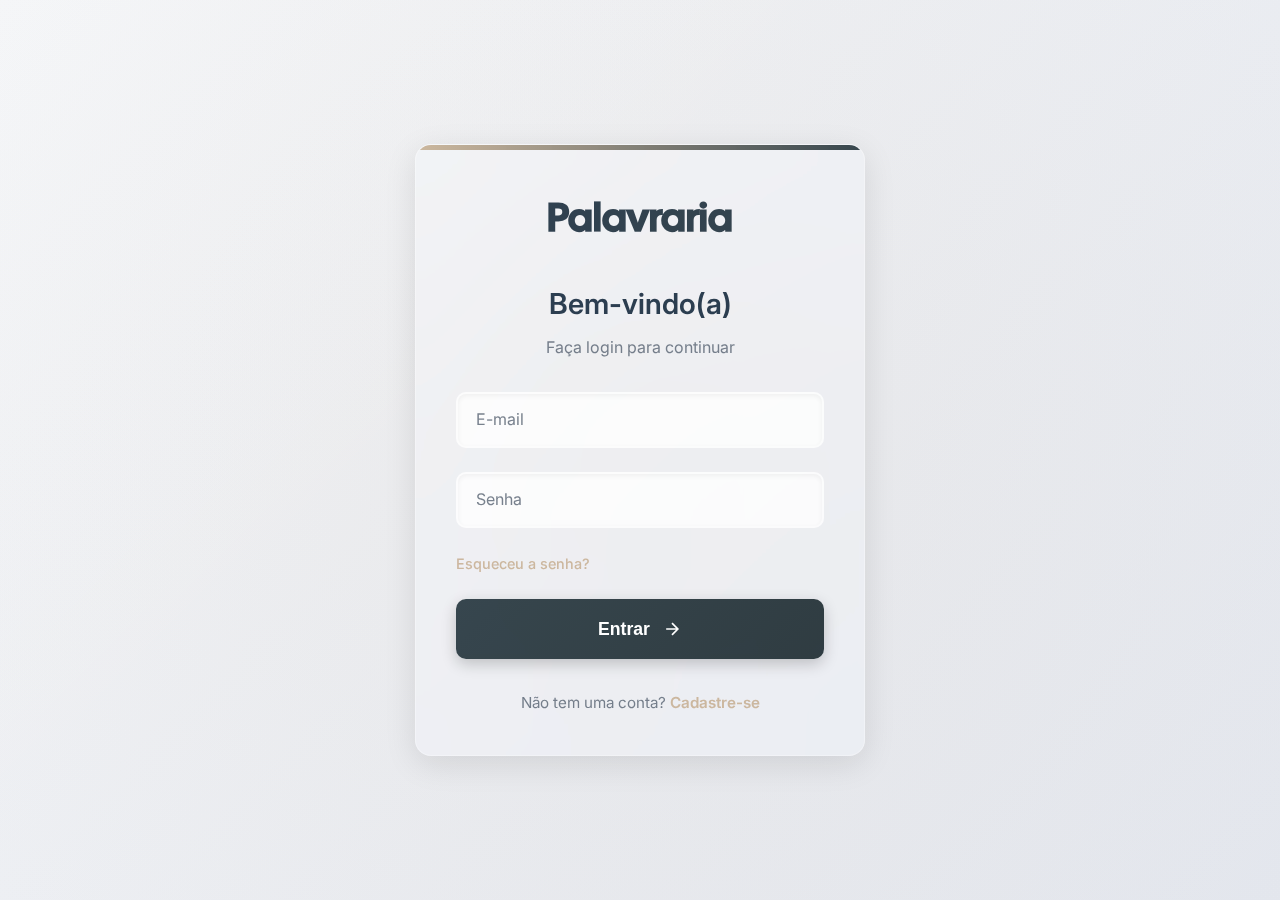
<file: index.html>
<!DOCTYPE html>
<html lang="pt-BR">

<head>
    <meta charset="UTF-8">
    <meta name="viewport" content="width=device-width, initial-scale=1.0">
    <title>Login | Palavraria</title>
    <link rel="stylesheet" href="https://cdnjs.cloudflare.com/ajax/libs/font-awesome/6.4.0/css/all.min.css">
    <link href="https://fonts.googleapis.com/css2?family=Cal+Sans:wght@400;600;700&display=swap" rel="stylesheet">
    <link href="https://fonts.googleapis.com/css2?family=Inter:wght@300;400;500;600&display=swap" rel="stylesheet">
    <style>
        :root {
            --color-primary: rgba(34, 51, 59, 0.9);
            --color-secondary: rgba(198, 173, 143, 0.85);
            --color-background: linear-gradient(135deg, #f5f7fa 0%, #e4e8f0 100%);
            --color-text-primary: #2c3e50;
            --color-text-secondary: rgba(86, 98, 112, 0.8);
            --color-border: rgba(224, 217, 207, 0.5);
            --color-hover: rgba(26, 40, 46, 0.9);
            --color-success: rgba(76, 175, 80, 0.8);
            --color-error: rgba(244, 67, 54, 0.8);
            --glass-bg: rgba(255, 255, 255, 0.25);
            --glass-border: rgba(255, 255, 255, 0.3);
            --glass-shadow: 0 8px 32px rgba(0, 0, 0, 0.1);
            --shadow-sm: 0 2px 12px rgba(0, 0, 0, 0.08);
            --shadow-md: 0 4px 20px rgba(0, 0, 0, 0.12);
            --shadow-lg: 0 8px 30px rgba(0, 0, 0, 0.15);
            --transition: all 0.4s cubic-bezier(0.175, 0.885, 0.32, 1.1);
            --radius: 16px;
            --radius-sm: 10px;
        }

        * {
            margin: 0;
            padding: 0;
            box-sizing: border-box;
        }

        body {
            font-family: 'Inter', sans-serif;
            background: var(--color-background);
            color: var(--color-text-primary);
            line-height: 1.6;
            min-height: 100vh;
            display: flex;
            align-items: center;
            justify-content: center;
            padding: 1.5rem;
            position: relative;
            overflow-x: hidden;
        }

        /* Background Animation */
        .background-animation {
            position: fixed;
            top: 0;
            left: 0;
            width: 100%;
            height: 100%;
            z-index: -1;
            background: var(--color-background);
        }

        .background-animation::before {
            content: '';
            position: absolute;
            top: -50%;
            left: -50%;
            width: 200%;
            height: 200%;
            background: radial-gradient(circle, rgba(198, 173, 143, 0.1) 0%, transparent 70%);
            animation: float 20s infinite linear;
            z-index: -1;
        }

        .background-animation::after {
            content: '';
            position: absolute;
            top: 0;
            left: 0;
            width: 100%;
            height: 100%;
            background: linear-gradient(135deg, rgba(255, 255, 255, 0.1) 0%, transparent 50%);
            z-index: -1;
        }

        @keyframes float {
            0% {
                transform: translate(0, 0) rotate(0deg);
            }

            50% {
                transform: translate(-5%, -5%) rotate(180deg);
            }

            100% {
                transform: translate(0, 0) rotate(360deg);
            }
        }

        /* Form Container */
        .form {
            background: var(--glass-bg);
            border-radius: var(--radius);
            padding: 2.5rem;
            box-shadow: var(--glass-shadow);
            backdrop-filter: blur(20px) saturate(180%);
            -webkit-backdrop-filter: blur(20px) saturate(180%);
            border: 1px solid var(--glass-border);
            width: 100%;
            max-width: 450px;
            transition: var(--transition);
            position: relative;
            overflow: hidden;
        }

        .form::before {
            content: '';
            position: absolute;
            top: 0;
            left: 0;
            width: 100%;
            height: 5px;
            background: linear-gradient(90deg, var(--color-secondary), var(--color-primary));
        }

        .form:hover {
            transform: translateY(-8px);
            box-shadow: 0 15px 40px rgba(0, 0, 0, 0.15);
        }

        /* Logo */
        .logo-container {
            text-align: center;
            margin-bottom: 2rem;
        }

        .logo-container h1 {
            font-family: 'Cal Sans', sans-serif;
            font-size: 2.5rem;
            font-weight: 700;
            background: linear-gradient(135deg, var(--color-text-primary), var(--color-primary));
            -webkit-background-clip: text;
            -webkit-text-fill-color: transparent;
            transition: var(--transition);
        }

        .form:hover .logo-container h1 {
            transform: translateY(-3px);
        }

        /* Title */
        .title-container {
            text-align: center;
            margin-bottom: 2rem;
        }

        .title {
            font-size: 1.8rem;
            font-weight: 600;
            margin-bottom: 0.5rem;
            color: var(--color-text-primary);
            transition: var(--transition);
        }

        .form:hover .title {
            transform: translateY(-2px);
        }

        .subtitle {
            color: var(--color-text-secondary);
            font-size: 1rem;
            transition: var(--transition);
        }

        .form:hover .subtitle {
            transform: translateY(-1px);
        }

        /* Input Groups */
        .input-group {
            position: relative;
            margin-bottom: 1.5rem;
        }

        .input {
            width: 100%;
            padding: 1.2rem 1rem 0.8rem;
            border: 2px solid transparent;
            border-radius: var(--radius-sm);
            font-size: 1rem;
            font-family: 'Inter', sans-serif;
            background: rgba(255, 255, 255, 0.7);
            backdrop-filter: blur(10px);
            -webkit-backdrop-filter: blur(10px);
            box-shadow: inset 0 2px 5px rgba(0, 0, 0, 0.05);
            transition: var(--transition);
            color: var(--color-text-primary);
        }

        .input:focus {
            outline: none;
            border-color: var(--color-secondary);
            box-shadow: 0 0 0 3px rgba(198, 173, 143, 0.2);
            transform: translateY(-2px);
            background: rgba(255, 255, 255, 0.9);
        }

        .input-label {
            position: absolute;
            top: 50%;
            left: 1rem;
            transform: translateY(-50%);
            color: var(--color-text-secondary);
            pointer-events: none;
            transition: var(--transition);
            background: transparent;
            padding: 0 0.25rem;
        }

        .input:focus+.input-label,
        .input:not(:placeholder-shown)+.input-label {
            top: 0.5rem;
            font-size: 0.8rem;
            color: var(--color-secondary);
            transform: translateY(0);
        }

        .input-border {
            position: absolute;
            bottom: 0;
            left: 0;
            width: 0;
            height: 2px;
            background: linear-gradient(90deg, var(--color-secondary), var(--color-primary));
            transition: var(--transition);
        }

        .input:focus~.input-border {
            width: 100%;
        }

        /* Options Container */
        .options-container {
            display: flex;
            justify-content: space-between;
            align-items: center;
            margin-bottom: 1.5rem;
        }

        .forgot-password {
            color: var(--color-secondary);
            text-decoration: none;
            font-size: 0.9rem;
            transition: var(--transition);
            font-weight: 500;
        }

        .forgot-password:hover {
            color: var(--color-primary);
            transform: translateY(-1px);
        }

        /* Button */
        .button-confirm {
            background: linear-gradient(135deg, var(--color-primary), var(--color-hover));
            color: white;
            border: none;
            padding: 1.2rem 2rem;
            border-radius: var(--radius-sm);
            cursor: pointer;
            font-size: 1.1rem;
            font-weight: 600;
            transition: var(--transition);
            display: flex;
            align-items: center;
            justify-content: center;
            gap: 0.75rem;
            width: 100%;
            backdrop-filter: blur(10px);
            -webkit-backdrop-filter: blur(10px);
            position: relative;
            overflow: hidden;
            box-shadow: 0 5px 15px rgba(0, 0, 0, 0.2);
        }

        .button-confirm::before {
            content: '';
            position: absolute;
            top: 0;
            left: -100%;
            width: 100%;
            height: 100%;
            background: linear-gradient(90deg, transparent, rgba(255, 255, 255, 0.3), transparent);
            transition: left 0.7s ease;
        }

        .button-confirm:hover::before {
            left: 100%;
        }

        .button-confirm:hover {
            transform: translateY(-5px);
            box-shadow: 0 10px 25px rgba(0, 0, 0, 0.3);
            background: linear-gradient(135deg, var(--color-hover), var(--color-primary));
        }

        .button-confirm:active {
            transform: translateY(0);
        }

        .arrow-icon {
            width: 20px;
            height: 20px;
            transition: var(--transition);
        }

        .button-confirm:hover .arrow-icon {
            transform: translateX(5px);
        }

        /* Signup Link */
        .signup-link {
            text-align: center;
            margin-top: 2rem;
            color: var(--color-text-secondary);
            font-size: 0.95rem;
        }

        .signup-link a {
            color: var(--color-secondary);
            text-decoration: none;
            font-weight: 600;
            transition: var(--transition);
        }

        .signup-link a:hover {
            color: var(--color-primary);
            transform: translateY(-1px);
        }

        /* Cadastro Section */
        .cadastro-section {
            display: none;
            margin-top: 2rem;
            padding-top: 2rem;
            border-top: 1px solid var(--glass-border);
        }

        .cadastro-section.active {
            display: block;
            animation: slideDown 0.5s ease;
        }

        @keyframes slideDown {
            from {
                opacity: 0;
                transform: translateY(-10px);
            }

            to {
                opacity: 1;
                transform: translateY(0);
            }
        }

        /* Responsividade */
        @media (max-width: 768px) {
            .form {
                padding: 2rem 1.5rem;
            }

            .logo-container h1 {
                font-size: 2rem;
            }

            .title {
                font-size: 1.5rem;
            }

            .options-container {
                flex-direction: column;
                gap: 1rem;
                align-items: flex-start;
            }
        }

        @media (max-width: 480px) {
            body {
                padding: 1rem;
            }

            .form {
                padding: 1.5rem;
            }

            .logo-container h1 {
                font-size: 1.8rem;
            }
        }
    </style>
</head>

<body>
    <div class="background-animation"></div>

    <form class="form" id="loginForm">
        <div class="logo-container">
            <h1>Palavraria</h1>
        </div>

        <div class="title-container">
            <h2 class="title">Bem-vindo(a)</h2>
            <p class="subtitle">Faça login para continuar</p>
        </div>

        <div class="input-group">
            <input class="input" name="email" placeholder=" " type="email" required>
            <label class="input-label">E-mail</label>
            <span class="input-border"></span>
        </div>

        <div class="input-group">
            <input class="input" name="password" placeholder=" " type="password" required>
            <label class="input-label">Senha</label>
            <span class="input-border"></span>
        </div>

        <div class="options-container">
            <a href="#" class="forgot-password">Esqueceu a senha?</a>
        </div>

        <button class="button-confirm" type="submit">
            <span>Entrar</span>
            <svg viewBox="0 0 24 24" class="arrow-icon">
                <path stroke="currentColor" stroke-width="2" fill="none" d="M5 12h14M12 5l7 7-7 7" />
            </svg>
        </button>

        <p class="signup-link">Não tem uma conta? <a href="#" id="showCadastro">Cadastre-se</a></p>

        <!-- Seção de Cadastro -->
        <div class="cadastro-section" id="cadastroSection">
            <div class="title-container">
                <h2 class="title">Criar Conta</h2>
                <p class="subtitle">Preencha os dados para se cadastrar</p>
            </div>

            <div class="input-group">
                <input class="input" name="nome" placeholder=" " type="text" required>
                <label class="input-label">Nome Completo</label>
                <span class="input-border"></span>
            </div>

            <div class="input-group">
                <input class="input" name="email-cadastro" placeholder=" " type="email" required>
                <label class="input-label">E-mail</label>
                <span class="input-border"></span>
            </div>

            <div class="input-group">
                <input class="input" name="senha-cadastro" placeholder=" " type="password" required>
                <label class="input-label">Senha</label>
                <span class="input-border"></span>
            </div>

            <div class="input-group">
                <input class="input" name="confirmar-senha" placeholder=" " type="password" required>
                <label class="input-label">Confirmar Senha</label>
                <span class="input-border"></span>
            </div>

            <button class="button-confirm" type="button" id="cadastrarBtn">
                <span>Criar Conta</span>
                <svg viewBox="0 0 24 24" class="arrow-icon">
                    <path stroke="currentColor" stroke-width="2" fill="none" d="M5 12h14M12 5l7 7-7 7" />
                </svg>
            </button>

            <p class="signup-link">Já tem uma conta? <a href="#" id="showLogin">Fazer Login</a></p>
        </div>
    </form>

    <script>
        document.addEventListener('DOMContentLoaded', function () {
            const loginForm = document.getElementById('loginForm');
            const cadastroSection = document.getElementById('cadastroSection');
            const showCadastro = document.getElementById('showCadastro');
            const showLogin = document.getElementById('showLogin');
            const cadastrarBtn = document.getElementById('cadastrarBtn');

            // Alternar entre login e cadastro
            showCadastro.addEventListener('click', function (e) {
                e.preventDefault();
                cadastroSection.classList.add('active');
            });

            showLogin.addEventListener('click', function (e) {
                e.preventDefault();
                cadastroSection.classList.remove('active');
            });

            // Login
            loginForm.addEventListener('submit', async function (e) {
                e.preventDefault();

                const email = loginForm.querySelector('input[name="email"]').value.trim();
                const senha = loginForm.querySelector('input[name="password"]').value;

                if (!email || !senha) {
                    alert('Por favor, preencha todos os campos.');
                    return;
                }

                try {
                    const res = await fetch("https://tcc-back-2025.vercel.app/api/auth/login", {
                        method: 'POST',
                        headers: { 'Content-Type': 'application/json' },
                        body: JSON.stringify({ email, senha })
                    });

                    const data = await res.json();

                    if (res.ok) {
                        alert('Login bem-sucedido!');

                        // Salva token e informações do usuário
                        if (data.token) {
                            localStorage.setItem('token', data.token);
                            localStorage.setItem('userData', JSON.stringify(data.user));
                        }

                        // REDIRECIONAMENTO BASEADO NO TIPO DE USUÁRIO
                        if (data.user && data.user.tipo === 'admin') {
                            // Se for admin, redireciona para página de administração
                            window.location.href = './web/admin.html';
                        } else {
                            // Se for usuário comum, redireciona para perfil
                            window.location.href = './web/profile.html';
                        }
                    } else {
                        alert(data.message || 'Usuário ou senha inválidos.');
                    }
                } catch (err) {
                    console.error(err);
                    alert('Erro na conexão com o servidor.');
                }
            });
            // Cadastro
            cadastrarBtn.addEventListener('click', async function () {
                const nome = loginForm.querySelector('input[name="nome"]').value.trim();
                const email = loginForm.querySelector('input[name="email-cadastro"]').value.trim();
                const senha = loginForm.querySelector('input[name="senha-cadastro"]').value;
                const confirmarSenha = loginForm.querySelector('input[name="confirmar-senha"]').value;

                if (!nome || !email || !senha || !confirmarSenha) {
                    alert('Por favor, preencha todos os campos.');
                    return;
                }

                if (senha !== confirmarSenha) {
                    alert('As senhas não coincidem.');
                    return;
                }

                if (senha.length < 6) {
                    alert('A senha deve ter pelo menos 6 caracteres.');
                    return;
                }

                try {
                    const res = await fetch("https://tcc-back-2025.vercel.app/api/auth/register", {
                        method: 'POST',
                        headers: { 'Content-Type': 'application/json' },
                        body: JSON.stringify({
                            nome,
                            email,
                            senha
                        })
                    });

                    const data = await res.json();

                    if (res.ok) {
                        alert('Cadastro realizado com sucesso! Redirecionando para seu perfil...');

                        // Salva token e informações do usuário
                        if (data.token) {
                            localStorage.setItem('token', data.token);
                            localStorage.setItem('userData', JSON.stringify(data.user));
                        }

                        // SEMPRE REDIRECIONA PARA O PERFIL AO CRIAR CONTA
                        window.location.href = './web/profile.html';

                    } else {
                        alert(data.message || 'Erro ao criar conta. Tente novamente.');
                    }
                } catch (err) {
                    console.error(err);
                    alert('Erro na conexão com o servidor.');
                }
            });
        });

    </script>
</body>

</html>
</file>
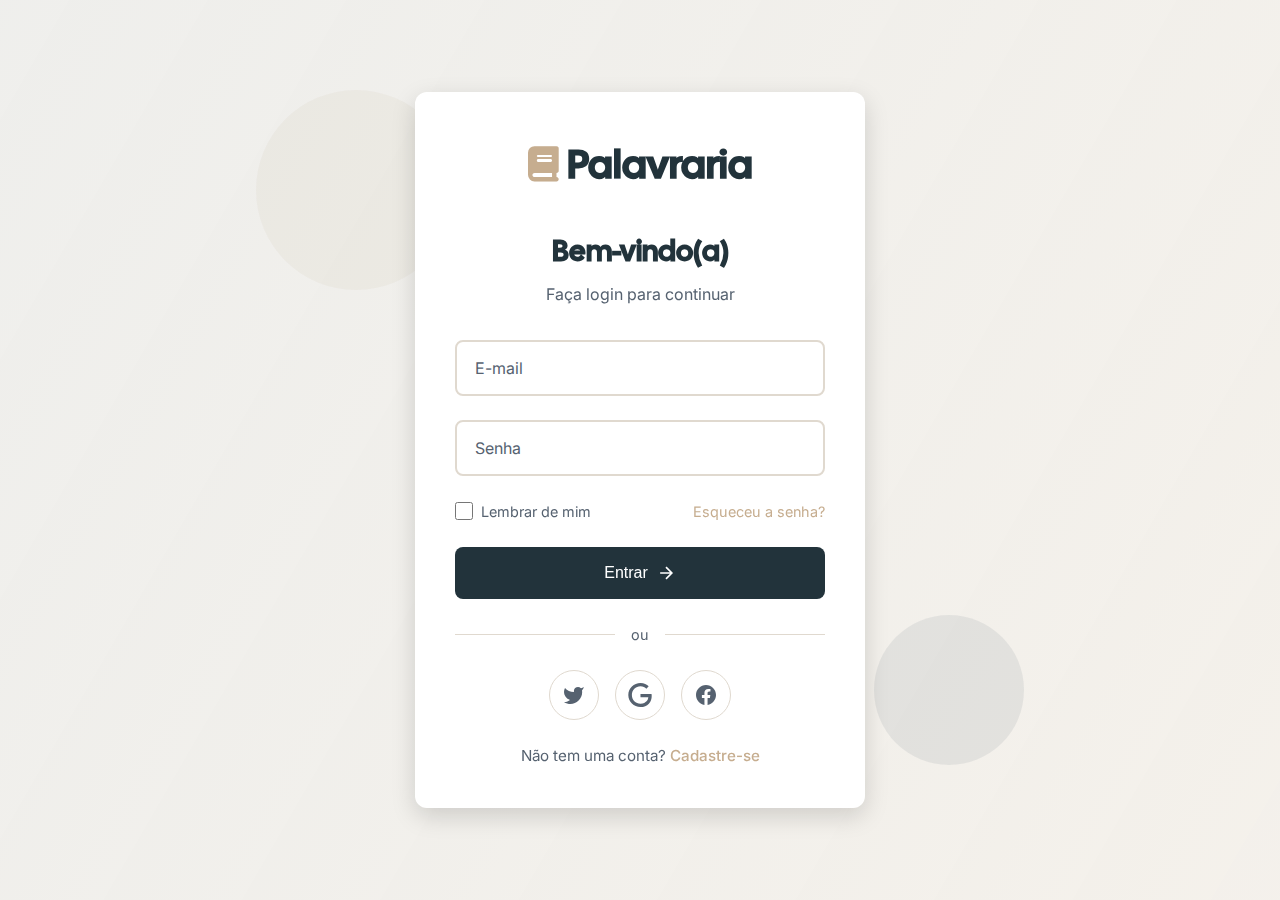
<file: Códigos PFE/index.html>
<!DOCTYPE html>
<html lang="pt-BR">

<head>
    <meta charset="UTF-8">
    <meta name="viewport" content="width=device-width, initial-scale=1.0">
    <title>Login | Palavraria</title>
    <link rel="stylesheet" href="https://cdnjs.cloudflare.com/ajax/libs/font-awesome/6.4.0/css/all.min.css">
    <link href="https://fonts.googleapis.com/css2?family=Cal+Sans:wght@400;600;700&display=swap" rel="stylesheet">
    <link href="https://fonts.googleapis.com/css2?family=Inter:wght@300;400;500;600&display=swap" rel="stylesheet">
    <style>
        :root {
            --color-primary: #22333b;
            --color-secondary: #c6ad8f;
            --color-background: #faf9f6;
            --color-text-primary: #22333b;
            --color-text-secondary: #566270;
            --color-border: #e0d9cf;
            --color-hover: #1a282e;
            --color-success: #4caf50;
            --color-error: #f44336;
            --shadow-sm: 0 2px 8px rgba(0, 0, 0, 0.08);
            --shadow-md: 0 4px 16px rgba(0, 0, 0, 0.12);
            --shadow-lg: 0 8px 24px rgba(0, 0, 0, 0.15);
            --transition: all 0.3s ease;
            --radius: 12px;
            --radius-sm: 8px;
        }

        * {
            margin: 0;
            padding: 0;
            box-sizing: border-box;
        }

        body {
            font-family: 'Inter', sans-serif;
            background-color: var(--color-background);
            color: var(--color-text-primary);
            line-height: 1.6;
            min-height: 100vh;
            display: flex;
            justify-content: center;
            align-items: center;
            padding: 1rem;
            position: relative;
            overflow-x: hidden;
        }

        /* Animação de fundo */
        .background-animation {
            position: fixed;
            top: 0;
            left: 0;
            width: 100%;
            height: 100%;
            background: linear-gradient(120deg, rgba(34, 51, 59, 0.05) 0%, rgba(198, 173, 143, 0.1) 100%);
            z-index: -1;
        }

        .background-animation::before {
            content: "";
            position: absolute;
            width: 200px;
            height: 200px;
            background: rgba(198, 173, 143, 0.1);
            border-radius: 50%;
            top: 10%;
            left: 20%;
            animation: float 15s infinite ease-in-out;
        }

        .background-animation::after {
            content: "";
            position: absolute;
            width: 150px;
            height: 150px;
            background: rgba(34, 51, 59, 0.08);
            border-radius: 50%;
            bottom: 15%;
            right: 20%;
            animation: float 12s infinite ease-in-out reverse;
        }

        @keyframes float {

            0%,
            100% {
                transform: translateY(0) translateX(0);
            }

            25% {
                transform: translateY(-30px) translateX(20px);
            }

            50% {
                transform: translateY(0) translateX(40px);
            }

            75% {
                transform: translateY(30px) translateX(20px);
            }
        }

        /* Formulário */
        .form {
            background: white;
            padding: 2.5rem;
            border-radius: var(--radius);
            box-shadow: var(--shadow-lg);
            width: 100%;
            max-width: 450px;
            animation: fadeIn 0.5s ease;
        }

        .logo-container {
            text-align: center;
            margin-bottom: 2rem;
        }

        .logo-container h1 {
            font-family: 'Cal Sans', sans-serif;
            font-size: 2.5rem;
            color: var(--color-primary);
            display: flex;
            align-items: center;
            justify-content: center;
            gap: 0.5rem;
        }

        .logo-container h1::before {
            content: "\f02d";
            font-family: 'Font Awesome 6 Free';
            font-weight: 900;
            color: var(--color-secondary);
            font-size: 2.2rem;
        }

        .title-container {
            text-align: center;
            margin-bottom: 2rem;
        }

        .title {
            font-family: 'Cal Sans', sans-serif;
            font-size: 1.8rem;
            margin-bottom: 0.5rem;
            color: var(--color-primary);
        }

        .subtitle {
            color: var(--color-text-secondary);
            font-size: 1rem;
        }

        /* Grupos de entrada */
        .input-group {
            position: relative;
            margin-bottom: 1.5rem;
        }

        .input {
            width: 100%;
            padding: 1rem 1rem;
            border: 2px solid var(--color-border);
            border-radius: var(--radius-sm);
            font-size: 1rem;
            background-color: white;
            color: var(--color-text-primary);
            transition: var(--transition);
            font-family: 'Inter', sans-serif;
        }

        .input:focus {
            outline: none;
            border-color: var(--color-secondary);
            box-shadow: 0 0 0 3px rgba(198, 173, 143, 0.2);
        }

        .input-label {
            position: absolute;
            top: 1rem;
            left: 1rem;
            color: var(--color-text-secondary);
            pointer-events: none;
            transition: var(--transition);
            background: white;
            padding: 0 0.25rem;
        }

        .input:focus~.input-label,
        .input:not(:placeholder-shown)~.input-label {
            top: -0.5rem;
            left: 0.75rem;
            font-size: 0.85rem;
            color: var(--color-secondary);
        }

        .input-border {
            position: absolute;
            bottom: 0;
            left: 0;
            width: 0;
            height: 2px;
            background-color: var(--color-secondary);
            transition: var(--transition);
        }

        .input:focus~.input-border {
            width: 100%;
        }

        /* Opções */
        .options-container {
            display: flex;
            justify-content: space-between;
            align-items: center;
            margin-bottom: 1.5rem;
            flex-wrap: wrap;
            gap: 0.5rem;
        }

        .remember-me {
            display: flex;
            align-items: center;
            gap: 0.5rem;
        }

        .remember-me input[type="checkbox"] {
            accent-color: var(--color-secondary);
            width: 1.1rem;
            height: 1.1rem;
            cursor: pointer;
        }

        .remember-me label {
            font-size: 0.9rem;
            color: var(--color-text-secondary);
            cursor: pointer;
        }

        .forgot-password {
            color: var(--color-secondary);
            text-decoration: none;
            font-size: 0.9rem;
            transition: var(--transition);
        }

        .forgot-password:hover {
            color: var(--color-primary);
            text-decoration: underline;
        }

        /* Botão principal */
        .button-confirm {
            width: 100%;
            background-color: var(--color-primary);
            color: white;
            border: none;
            padding: 1rem;
            border-radius: var(--radius-sm);
            cursor: pointer;
            font-size: 1rem;
            transition: var(--transition);
            font-weight: 500;
            display: flex;
            justify-content: center;
            align-items: center;
            gap: 0.5rem;
            margin-bottom: 1.5rem;
        }

        .button-confirm:hover {
            background-color: var(--color-hover);
        }

        .arrow-icon {
            width: 20px;
            height: 20px;
            stroke: white;
            transition: var(--transition);
        }

        .button-confirm:hover .arrow-icon {
            transform: translateX(5px);
        }

        /* Divisor */
        .divider {
            display: flex;
            align-items: center;
            margin-bottom: 1.5rem;
            color: var(--color-text-secondary);
        }

        .divider::before,
        .divider::after {
            content: "";
            flex: 1;
            height: 1px;
            background-color: var(--color-border);
        }

        .divider span {
            padding: 0 1rem;
            font-size: 0.9rem;
        }

        /* Login com redes sociais */
        .login-with {
            display: flex;
            justify-content: center;
            gap: 1rem;
            margin-bottom: 1.5rem;
        }

        .button-log {
            width: 50px;
            height: 50px;
            border-radius: 50%;
            border: 1px solid var(--color-border);
            background: white;
            cursor: pointer;
            display: flex;
            justify-content: center;
            align-items: center;
            transition: var(--transition);
        }

        .button-log:hover {
            transform: translateY(-3px);
            box-shadow: var(--shadow-sm);
            border-color: var(--color-secondary);
        }

        .icon {
            width: 24px;
            height: 24px;
            fill: var(--color-text-secondary);
            transition: var(--transition);
        }

        .button-log:hover .icon {
            fill: var(--color-primary);
        }

        /* Link de cadastro */
        .signup-link {
            text-align: center;
            font-size: 0.95rem;
            color: var(--color-text-secondary);
        }

        .signup-link a {
            color: var(--color-secondary);
            text-decoration: none;
            font-weight: 500;
            transition: var(--transition);
        }

        .signup-link a:hover {
            color: var(--color-primary);
            text-decoration: underline;
        }

        /* Animações */
        @keyframes fadeIn {
            from {
                opacity: 0;
                transform: translateY(20px);
            }

            to {
                opacity: 1;
                transform: translateY(0);
            }
        }

        /* Responsividade */
        @media (max-width: 480px) {
            .form {
                padding: 2rem 1.5rem;
            }

            .logo-container h1 {
                font-size: 2rem;
            }

            .title {
                font-size: 1.5rem;
            }

            .options-container {
                flex-direction: column;
                align-items: flex-start;
                gap: 1rem;
            }
        }
    </style>
</head>

<body>
    <div class="background-animation"></div>

    <form class="form">
        <div class="logo-container">
            <h1>Palavraria</h1>
        </div>

        <div class="title-container">
            <h2 class="title">Bem-vindo(a)</h2>
            <p class="subtitle">Faça login para continuar</p>
        </div>

        <div class="input-group">
            <input class="input" name="email" placeholder=" " type="email" required>
            <label class="input-label">E-mail</label>
            <span class="input-border"></span>
        </div>

        <div class="input-group">
            <input class="input" name="password" placeholder=" " type="password" required>
            <label class="input-label">Senha</label>
            <span class="input-border"></span>
        </div>

        <div class="options-container">
            <div class="remember-me">
                <input type="checkbox" id="remember">
                <label for="remember">Lembrar de mim</label>
            </div>
            <a href="#" class="forgot-password">Esqueceu a senha?</a>
        </div>

        <button class="button-confirm">
            <span>Entrar</span>
            <svg viewBox="0 0 24 24" class="arrow-icon">
                <path stroke="currentColor" stroke-width="2" fill="none" d="M5 12h14M12 5l7 7-7 7" />
            </svg>
        </button>

        <div class="divider">
            <span>ou</span>
        </div>

        <div class="login-with">
            <button type="button" class="button-log" aria-label="Login com Twitter">
                <svg class="icon" viewBox="0 0 24 24">
                    <path
                        d="M22 4s-.7 2.1-2 3.4c1.6 10-9.4 17.3-18 11.6 2.2.1 4.4-.6 6-2C3 15.5.5 9.6 3 5c2.2 2.6 5.6 4.1 9 4-.9-4.2 4-6.6 7-3.8 1.1 0 3-1.2 3-1.2z" />
                </svg>
            </button>

            <button type="button" class="button-log" aria-label="Login com Google">
                <svg class="icon" viewBox="0 0 24 24">
                    <path
                        d="M12.48 10.92v3.28h7.84c-.24 1.84-.853 3.187-1.787 4.133-1.147 1.147-2.933 2.4-6.053 2.4-4.827 0-8.6-3.893-8.6-8.72s3.773-8.72 8.6-8.72c2.6 0 4.507 1.027 5.907 2.347l2.307-2.307C18.747 1.44 16.133 0 12.48 0 5.867 0 .307 5.387.307 12s5.56 12 12.173 12c3.573 0 6.267-1.173 8.373-3.36 2.16-2.16 2.84-5.213 2.84-7.667 0-.76-.053-1.467-.173-2.053H12.48z" />
                </svg>
            </button>

            <button type="button" class="button-log" aria-label="Login com Facebook">
                <svg class="icon" viewBox="0 0 24 24">
                    <path
                        d="M22 12c0-5.523-4.477-10-10-10S2 6.477 2 12c0 4.991 3.657 9.128 8.438 9.878v-6.987h-2.54V12h2.54V9.797c0-2.506 1.492-3.89 3.777-3.89 1.094 0 2.238.195 2.238.195v2.46h-1.26c-1.243 0-1.63.771-1.63 1.562V12h2.773l-.443 2.89h-2.33v6.988C18.343 21.128 22 16.991 22 12z" />
                </svg>
            </button>
        </div>

        <p class="signup-link">Não tem uma conta? <a href="#">Cadastre-se</a></p>
    </form>

    <script>
        document.addEventListener('DOMContentLoaded', function () {
            // Adicionar validação básica ao formulário
            const form = document.querySelector('.form');

            form.addEventListener('submit', function (e) {
                e.preventDefault();

                const email = form.querySelector('input[name="email"]').value;
                const password = form.querySelector('input[name="password"]').value;

                if (!email || !password) {
                    alert('Por favor, preencha todos os campos.');
                    return;
                }

                // Simulação de login bem-sucedido
                alert('Login realizado com sucesso! Redirecionando...');
                // Em uma aplicação real, aqui você faria uma requisição para o servidor
                // e redirecionaria para a página principal após autenticação bem-sucedida
            });

            // Melhorar a experiência dos inputs
            const inputs = document.querySelectorAll('.input');

            inputs.forEach(input => {
                input.addEventListener('focus', function () {
                    this.parentElement.classList.add('focused');
                });

                input.addEventListener('blur', function () {
                    if (this.value === '') {
                        this.parentElement.classList.remove('focused');
                    }
                });

                // Verificar se o input já tem valor no carregamento da página
                if (input.value !== '') {
                    input.parentElement.classList.add('focused');
                }
            });
        });
    </script>
</body>

</html>
</file>
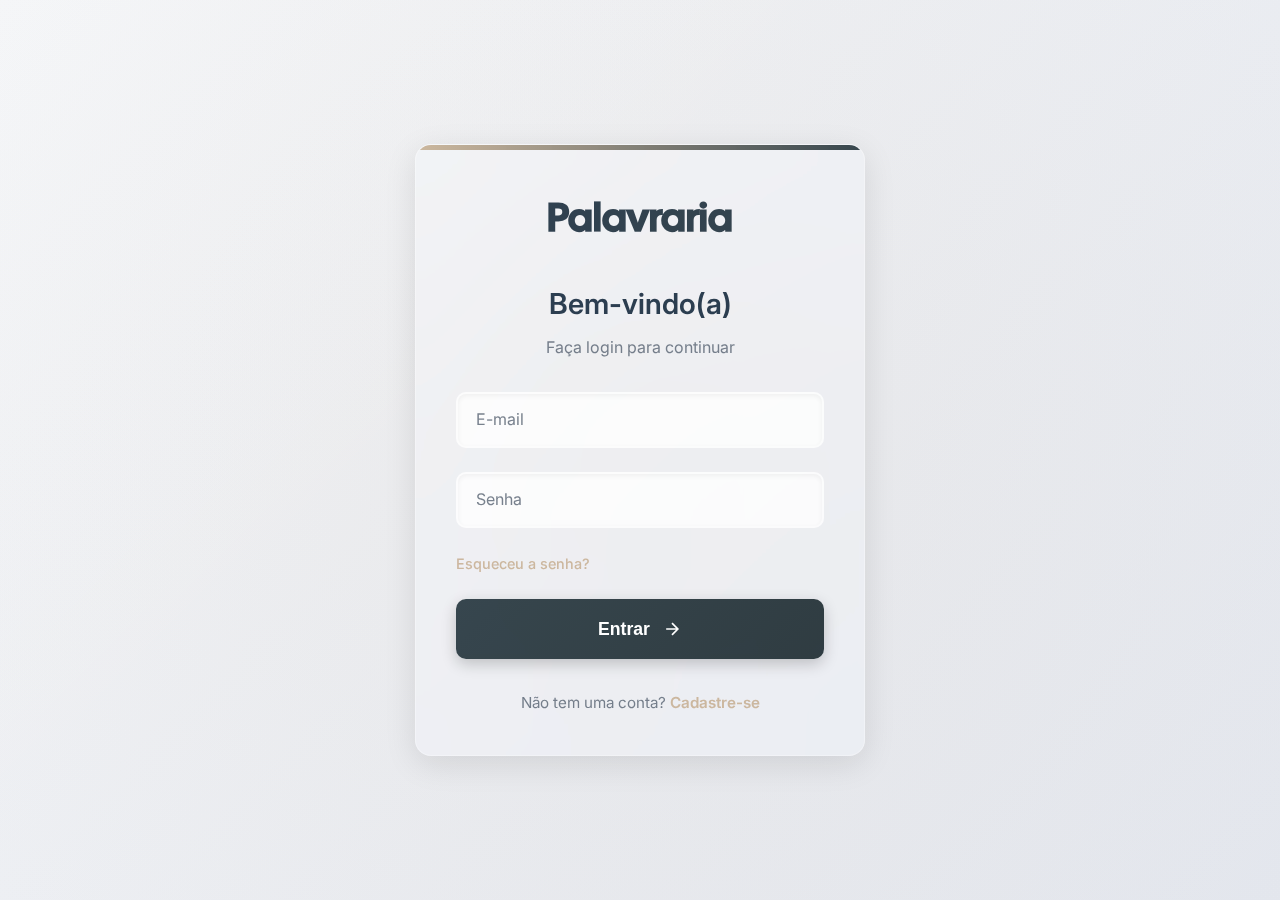
<file: web/admin.html>
<!DOCTYPE html>
<html lang="pt-BR">

<head>
    <meta charset="UTF-8">
    <meta name="viewport" content="width=device-width, initial-scale=1.0">
    <title>Admin | Palavraria</title>
    <link rel="stylesheet" href="https://cdnjs.cloudflare.com/ajax/libs/font-awesome/6.4.0/css/all.min.css">
    <link href="https://fonts.googleapis.com/css2?family=Cal+Sans:wght@400;600;700&display=swap" rel="stylesheet">
    <link href="https://fonts.googleapis.com/css2?family=Inter:wght@300;400;500;600&display=swap" rel="stylesheet">
    <style>
        :root {
            --color-primary: #22333b;
            --color-secondary: #c6ad8f;
            --color-background: #f5f7fa;
            --color-text-primary: #2c3e50;
            --color-text-secondary: #566270;
            --color-border: #e0d9cf;
            --color-hover: #1a282e;
            --color-success: #4caf50;
            --color-error: #f44336;
            --shadow-sm: 0 2px 8px rgba(0, 0, 0, 0.08);
            --shadow-md: 0 4px 16px rgba(0, 0, 0, 0.12);
            --radius: 12px;
            --radius-sm: 8px;
        }

        * {
            margin: 0;
            padding: 0;
            box-sizing: border-box;
        }

        body {
            font-family: 'Inter', sans-serif;
            background-color: var(--color-background);
            color: var(--color-text-primary);
            line-height: 1.6;
            min-height: 100vh;
        }

        /* Header */
        .main-header {
            background-color: var(--color-primary);
            color: white;
            padding: 1rem 2rem;
            display: flex;
            justify-content: space-between;
            align-items: center;
            box-shadow: var(--shadow-md);
            position: sticky;
            top: 0;
            z-index: 100;
        }

        .logo {
            display: flex;
            align-items: center;
            font-family: 'Cal Sans', sans-serif;
            font-size: 1.5rem;
            font-weight: 700;
            gap: 0.75rem;
        }

        .logo i {
            font-size: 1.8rem;
            color: var(--color-secondary);
        }

        .user-profile {
            display: flex;
            align-items: center;
            gap: 0.75rem;
        }

        .user-info {
            display: flex;
            flex-direction: column;
            align-items: flex-end;
        }

        .user-name {
            font-weight: 600;
            font-size: 0.95rem;
        }

        .user-role {
            font-size: 0.8rem;
            opacity: 0.8;
        }

        /* Container Principal */
        .admin-container {
            max-width: 1200px;
            margin: 0 auto;
            padding: 2rem;
            width: 100%;
        }

        /* Header de Conteúdo */
        .content-header {
            text-align: center;
            margin-bottom: 2.5rem;
            padding-bottom: 1.5rem;
            border-bottom: 2px solid var(--color-secondary);
        }

        .content-header h1 {
            font-family: 'Cal Sans', sans-serif;
            font-size: 2.5rem;
            margin-bottom: 0.75rem;
            color: var(--color-primary);
        }

        .content-header p {
            font-size: 1.1rem;
            color: var(--color-text-secondary);
            max-width: 600px;
            margin: 0 auto;
        }

        /* Estatísticas */
        .admin-stats {
            display: grid;
            grid-template-columns: repeat(auto-fit, minmax(200px, 1fr));
            gap: 1.5rem;
            margin-bottom: 2rem;
        }

        .stat-card {
            background: white;
            padding: 1.5rem;
            border-radius: var(--radius);
            box-shadow: var(--shadow-sm);
            text-align: center;
            border-left: 4px solid var(--color-secondary);
        }

        .stat-number {
            font-size: 2rem;
            font-weight: 700;
            color: var(--color-primary);
            margin-bottom: 0.5rem;
        }

        .stat-label {
            color: var(--color-text-secondary);
            font-size: 0.9rem;
        }

        /* Grid de Usuários */
        .users-grid {
            display: grid;
            grid-template-columns: repeat(auto-fill, minmax(300px, 1fr));
            gap: 1.5rem;
        }

        .user-card {
            background: white;
            border-radius: var(--radius);
            padding: 1.5rem;
            box-shadow: var(--shadow-sm);
            border: 1px solid var(--color-border);
            transition: transform 0.2s ease, box-shadow 0.2s ease;
        }

        .user-card:hover {
            transform: translateY(-2px);
            box-shadow: var(--shadow-md);
        }

        .user-card h3 {
            color: var(--color-primary);
            margin-bottom: 0.5rem;
            font-size: 1.2rem;
        }

        .user-card p {
            color: var(--color-text-secondary);
            margin-bottom: 0.5rem;
            font-size: 0.9rem;
        }

        .user-type {
            display: inline-block;
            padding: 0.25rem 0.75rem;
            border-radius: 20px;
            font-size: 0.8rem;
            font-weight: 500;
            margin-top: 0.5rem;
        }

        .user-type.admin {
            background: #e3f2fd;
            color: #1976d2;
        }

        .user-type.user {
            background: #e8f5e9;
            color: #388e3c;
        }

        /* Filtros e Busca */
        .admin-filters {
            display: flex;
            gap: 1rem;
            margin-bottom: 2rem;
            flex-wrap: wrap;
        }

        .search-box {
            flex: 1;
            min-width: 300px;
            position: relative;
        }

        .search-box input {
            width: 100%;
            padding: 0.75rem 1rem;
            border: 2px solid var(--color-border);
            border-radius: var(--radius-sm);
            font-size: 1rem;
            transition: border-color 0.2s ease;
        }

        .search-box input:focus {
            outline: none;
            border-color: var(--color-secondary);
        }

        .filter-select {
            padding: 0.75rem 1rem;
            border: 2px solid var(--color-border);
            border-radius: var(--radius-sm);
            background: white;
            font-size: 1rem;
            min-width: 150px;
        }

        /* Botões de Ação */
        .action-buttons {
            display: flex;
            gap: 0.5rem;
            margin-top: 1rem;
        }

        .btn {
            padding: 0.5rem 1rem;
            border: none;
            border-radius: var(--radius-sm);
            cursor: pointer;
            font-size: 0.85rem;
            transition: all 0.2s ease;
        }

        .btn-edit {
            background: #2196f3;
            color: white;
        }

        .btn-edit:hover {
            background: #1976d2;
        }

        .btn-delete {
            background: #f44336;
            color: white;
        }

        .btn-delete:hover {
            background: #d32f2f;
        }

        /* Estados Vazios */
        .empty-state {
            text-align: center;
            padding: 3rem;
            color: var(--color-text-secondary);
            font-style: italic;
            grid-column: 1 / -1;
        }

        /* Responsividade */
        @media (max-width: 768px) {
            .main-header {
                padding: 1rem;
            }

            .admin-container {
                padding: 1.5rem;
            }

            .content-header h1 {
                font-size: 2rem;
            }

            .users-grid {
                grid-template-columns: 1fr;
            }

            .admin-filters {
                flex-direction: column;
            }

            .search-box {
                min-width: auto;
            }
        }

        @media (max-width: 480px) {
            .logo span {
                font-size: 1.25rem;
            }

            .user-info {
                display: none;
            }

            .content-header h1 {
                font-size: 1.8rem;
            }

            .admin-stats {
                grid-template-columns: 1fr;
            }
        }
    </style>
</head>

<body>
    <header class="main-header">
        <div class="logo">
            <i class="fas fa-book-open"></i>
            <span>Palavraria - Administração</span>
        </div>
        <div class="user-profile">
            <div class="user-info">
                <span class="user-name">Admin</span>
                <span class="user-role">Administrador</span>
            </div>
            <div class="avatar"
                style="width: 40px; height: 40px; background: var(--color-secondary); border-radius: 50%; display: flex; align-items: center; justify-content: center;">
                <i class="fas fa-user" style="color: var(--color-primary);"></i>
            </div>
        </div>
    </header>

    <div class="admin-container">
        <div class="content-header">
            <h1>Painel de Administração</h1>
            <p>Gerencie todos os usuários cadastrados no sistema</p>
        </div>

        <div class="admin-stats">
            <div class="stat-card">
                <div class="stat-number" id="totalUsers">0</div>
                <div class="stat-label">Total de Usuários</div>
            </div>
            <div class="stat-card">
                <div class="stat-number" id="activeUsers">0</div>
                <div class="stat-label">Usuários Ativos</div>
            </div>
            <div class="stat-card">
                <div class="stat-number" id="adminUsers">0</div>
                <div class="stat-label">Administradores</div>
            </div>
        </div>

        <div class="admin-filters">
            <div class="search-box">
                <input type="text" id="searchInput" placeholder="Buscar usuários...">
            </div>
            <select class="filter-select" id="typeFilter">
                <option value="all">Todos os tipos</option>
                <option value="admin">Administradores</option>
                <option value="user">Usuários comuns</option>
            </select>
        </div>

        <div class="users-grid" id="usersGrid">
            <div class="empty-state">Carregando usuários...</div>
        </div>
    </div>

    <script>
        // Verificar se é admin
        const userData = JSON.parse(localStorage.getItem('userData') || '{}');
        if (userData.tipo !== 'admin') {
            alert('Acesso não autorizado!');
            window.location.href = '../index.html';
        }

        // Dados de exemplo (substituir pela API real)
        const mockUsers = [
            { id: 1, nome: "Administrador Principal", email: "admin@palavraria.com", tipo: "admin", dataCadastro: "2024-01-15", ativo: true },
            { id: 2, nome: "João Silva", email: "joao@email.com", tipo: "user", dataCadastro: "2024-02-10", ativo: true },
            { id: 3, nome: "Maria Santos", email: "maria@email.com", tipo: "user", dataCadastro: "2024-02-12", ativo: true },
            { id: 4, nome: "Pedro Oliveira", email: "pedro@email.com", tipo: "user", dataCadastro: "2024-02-14", ativo: false }
        ];

        // Carregar usuários
        async function loadUsers() {
            try {
                // Simular carregamento da API
                setTimeout(() => {
                    displayUsers(mockUsers);
                    updateStats(mockUsers);
                }, 1000);

                // Código real para API:
                /*
                const token = localStorage.getItem('token');
                const res = await fetch('https://tcc-back-2025.vercel.app/api/admin/users', {
                    headers: {
                        'Authorization': `Bearer ${token}`
                    }
                });
                const users = await res.json();
                displayUsers(users);
                updateStats(users);
                */
            } catch (error) {
                console.error('Erro ao carregar usuários:', error);
                document.getElementById('usersGrid').innerHTML = '<div class="empty-state">Erro ao carregar usuários</div>';
            }
        }

        function displayUsers(users) {
            const grid = document.getElementById('usersGrid');

            if (users.length === 0) {
                grid.innerHTML = '<div class="empty-state">Nenhum usuário encontrado</div>';
                return;
            }

            grid.innerHTML = users.map(user => `
                <div class="user-card">
                    <h3>${user.nome}</h3>
                    <p><strong>Email:</strong> ${user.email}</p>
                    <p><strong>Cadastro:</strong> ${new Date(user.dataCadastro).toLocaleDateString('pt-BR')}</p>
                    <p><strong>Status:</strong> ${user.ativo ? 'Ativo' : 'Inativo'}</p>
                    <span class="user-type ${user.tipo}">${user.tipo === 'admin' ? 'Administrador' : 'Usuário'}</span>
                    
                    <div class="action-buttons">
                        <button class="btn btn-edit" onclick="editUser(${user.id})">
                            <i class="fas fa-edit"></i> Editar
                        </button>
                        ${user.tipo !== 'admin' ? `
                        <button class="btn btn-delete" onclick="deleteUser(${user.id})">
                            <i class="fas fa-trash"></i> Excluir
                        </button>
                        ` : ''}
                    </div>
                </div>
            `).join('');
        }

        function updateStats(users) {
            document.getElementById('totalUsers').textContent = users.length;
            document.getElementById('activeUsers').textContent = users.filter(u => u.ativo).length;
            document.getElementById('adminUsers').textContent = users.filter(u => u.tipo === 'admin').length;
        }

        // Funções de exemplo para ações
        function editUser(userId) {
            alert(`Editar usuário ID: ${userId}`);
        }

        function deleteUser(userId) {
            if (confirm('Tem certeza que deseja excluir este usuário?')) {
                alert(`Usuário ${userId} excluído (simulação)`);
            }
        }

        // Filtros
        document.getElementById('searchInput').addEventListener('input', filterUsers);
        document.getElementById('typeFilter').addEventListener('change', filterUsers);

        function filterUsers() {
            const searchTerm = document.getElementById('searchInput').value.toLowerCase();
            const typeFilter = document.getElementById('typeFilter').value;

            const filteredUsers = mockUsers.filter(user => {
                const matchesSearch = user.nome.toLowerCase().includes(searchTerm) ||
                    user.email.toLowerCase().includes(searchTerm);
                const matchesType = typeFilter === 'all' || user.tipo === typeFilter;

                return matchesSearch && matchesType;
            });

            displayUsers(filteredUsers);
        }

        // Carregar dados ao iniciar
        loadUsers();
    </script>
</body>

</html>
</file>
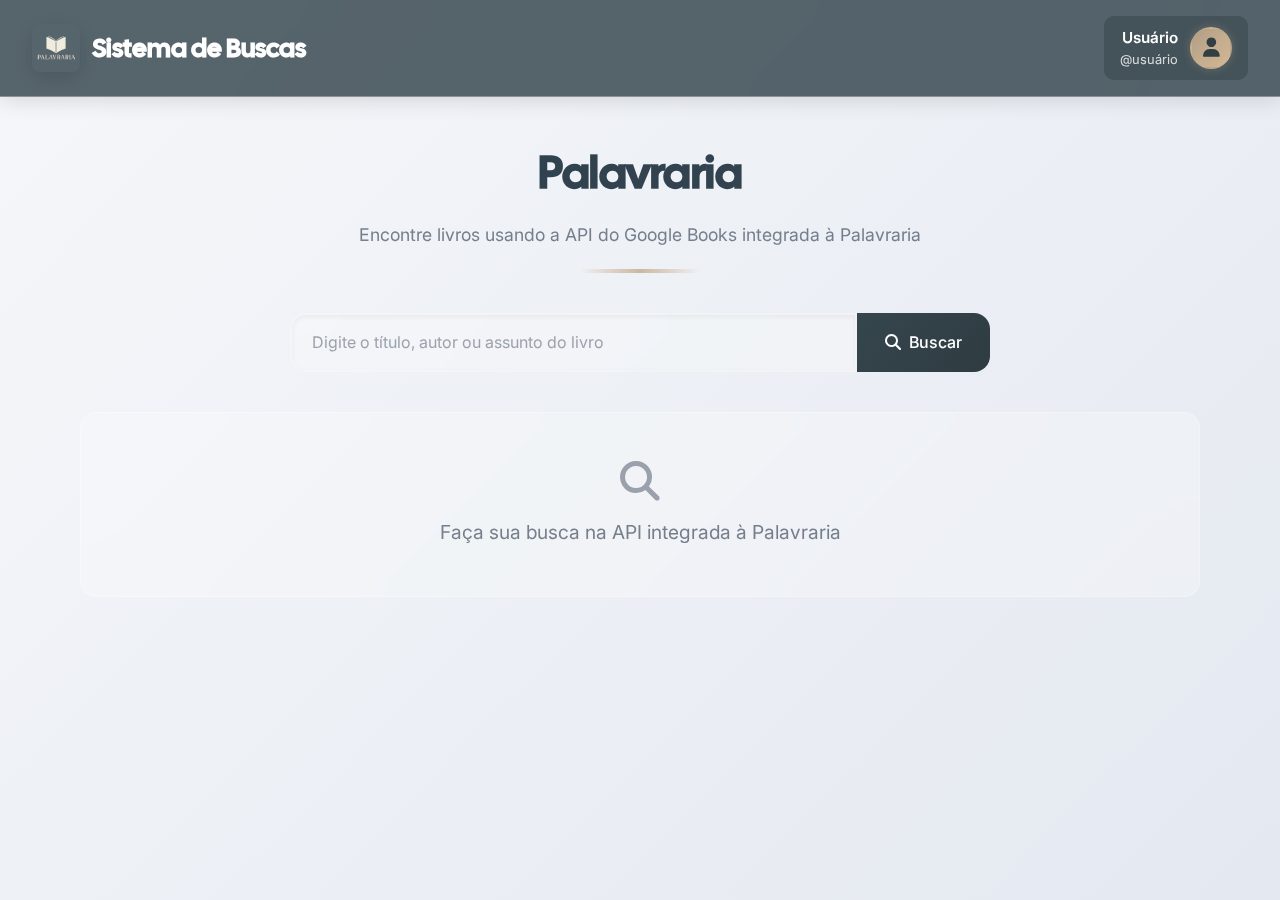
<file: web/googlebks.html>
<!DOCTYPE html>
<html lang="pt-BR">

<head>
    <meta charset="UTF-8">
    <meta name="viewport" content="width=device-width, initial-scale=1.0">
    <title>Google Books & Palavraria</title>
    <link rel="stylesheet" href="https://cdnjs.cloudflare.com/ajax/libs/font-awesome/6.4.0/css/all.min.css">
    <link href="https://fonts.googleapis.com/css2?family=Cal+Sans:wght@400;600;700&display=swap" rel="stylesheet">
    <link href="https://fonts.googleapis.com/css2?family=Inter:wght@300;400;500;600&display=swap" rel="stylesheet">

    <style>
        :root {
            --color-primary: rgba(34, 51, 59, 0.9);
            --color-secondary: rgba(198, 173, 143, 0.85);
            --color-background: linear-gradient(135deg, #f5f7fa 0%, #e4e8f0 100%);
            --color-text-primary: #2c3e50;
            --color-text-secondary: rgba(86, 98, 112, 0.8);
            --color-border: rgba(224, 217, 207, 0.5);
            --color-hover: rgba(26, 40, 46, 0.9);
            --color-success: rgba(76, 175, 80, 0.8);
            --color-error: rgba(244, 67, 54, 0.8);
            --glass-bg: rgba(255, 255, 255, 0.25);
            --glass-border: rgba(255, 255, 255, 0.3);
            --glass-shadow: 0 8px 32px rgba(0, 0, 0, 0.1);
            --shadow-sm: 0 2px 12px rgba(0, 0, 0, 0.08);
            --shadow-md: 0 4px 20px rgba(0, 0, 0, 0.12);
            --shadow-lg: 0 8px 30px rgba(0, 0, 0, 0.15);
            --transition: all 0.4s cubic-bezier(0.175, 0.885, 0.32, 1.1);
            --radius: 16px;
            --radius-sm: 10px;
        }

        * {
            margin: 0;
            padding: 0;
            box-sizing: border-box;
        }

        body {
            font-family: 'Inter', sans-serif;
            background: var(--color-background);
            color: var(--color-text-primary);
            line-height: 1.6;
            padding: 0;
            min-height: 100vh;
            display: flex;
            flex-direction: column;
        }

        /* Header principal com Glassmorphism */
        .main-header {
            background: rgba(34, 51, 59, 0.75);
            color: white;
            padding: 1rem 2rem;
            display: flex;
            justify-content: space-between;
            align-items: center;
            box-shadow: var(--shadow-md);
            position: sticky;
            top: 0;
            z-index: 100;
            backdrop-filter: blur(20px) saturate(180%);
            -webkit-backdrop-filter: blur(20px) saturate(180%);
            border-bottom: 1px solid var(--glass-border);
        }

        .logo {
            display: flex;
            align-items: center;
            font-family: 'Cal Sans', sans-serif;
            font-size: 1.6rem;
            font-weight: 700;
            gap: 0.75rem;
            transition: var(--transition);
        }

        .logo:hover {
            transform: translateY(-2px);
        }

        .logo i {
            font-size: 1.9rem;
            color: var(--color-secondary);
            filter: drop-shadow(0 0 8px rgba(198, 173, 143, 0.4));
            transition: var(--transition);
        }

        .logo:hover i {
            transform: rotate(10deg) scale(1.1);
        }

        .user-profile {
            display: flex;
            align-items: center;
            position: relative;
            cursor: pointer;
            gap: 0.75rem;
            padding: 0.6rem 1rem;
            border-radius: var(--radius-sm);
            transition: var(--transition);
            backdrop-filter: blur(10px);
            -webkit-backdrop-filter: blur(10px);
            background: rgba(255, 255, 255, 0.1);
        }

        .user-profile:hover {
            background: rgba(255, 255, 255, 0.2);
            transform: translateY(-2px);
            box-shadow: 0 5px 15px rgba(0, 0, 0, 0.1);
        }

        .user-info {
            display: flex;
            flex-direction: column;
            align-items: flex-end;
        }

        .user-name {
            font-weight: 600;
            font-size: 0.95rem;
        }

        .user-role {
            font-size: 0.8rem;
            opacity: 0.8;
        }

        .avatar {
            width: 42px;
            height: 42px;
            border-radius: 50%;
            background: linear-gradient(135deg, var(--color-secondary), #d4b896);
            display: flex;
            align-items: center;
            justify-content: center;
            font-size: 1.2rem;
            color: var(--color-primary);
            transition: var(--transition);
            border: 2px solid transparent;
            box-shadow: 0 0 10px rgba(198, 173, 143, 0.3);
        }

        .user-profile:hover .avatar {
            transform: scale(1.1);
            border-color: rgba(255, 255, 255, 0.4);
        }

        .profile-menu {
            position: absolute;
            top: calc(100% + 0.5rem);
            right: 0;
            background: var(--glass-bg);
            border-radius: var(--radius-sm);
            box-shadow: var(--glass-shadow);
            width: 220px;
            display: none;
            z-index: 300;
            overflow: hidden;
            backdrop-filter: blur(20px) saturate(180%);
            -webkit-backdrop-filter: blur(20px) saturate(180%);
            border: 1px solid var(--glass-border);
            transform: translateY(-6px);
            opacity: 0;
            transition: opacity 0.18s ease, transform 0.18s ease;
            pointer-events: none;
        }

        /* mostrar com classe 'open' (toggle por clique) ou ainda por hover */
        .profile-menu.open,
        .user-profile:hover .profile-menu {
            display: block;
            transform: translateY(0);
            opacity: 1;
            pointer-events: auto;
            animation: slideDown 0.18s cubic-bezier(0.175, 0.885, 0.32, 1.275) forwards;
        }

        .profile-menu a {
            display: flex;
            align-items: center;
            padding: 0.875rem 1rem;
            color: var(--color-text-primary);
            text-decoration: none;
            transition: var(--transition);
            font-size: 0.95rem;
            border-left: 3px solid transparent;
            transform: translateX(0);
        }

        .profile-menu a:hover {
            background: rgba(255, 255, 255, 0.2);
            border-left-color: var(--color-secondary);
            transform: translateX(5px);
        }

        .profile-menu i {
            margin-right: 10px;
            width: 18px;
            color: var(--color-text-secondary);
            transition: var(--transition);
        }

        .profile-menu a:hover i {
            transform: scale(1.1);
            color: var(--color-secondary);
        }

        .user-profile:hover .profile-menu {
            display: block;
            animation: slideDown 0.3s cubic-bezier(0.175, 0.885, 0.32, 1.275) forwards;
        }

        /* Container principal */
        .container {
            max-width: 1200px;
            margin: 0 auto;
            padding: 2.5rem;
            width: 100%;
            flex: 1;
        }

        /* Header de conteúdo */
        .content-header {
            text-align: center;
            margin-bottom: 2.5rem;
            padding-bottom: 1.5rem;
            position: relative;
        }

        .content-header::after {
            content: '';
            position: absolute;
            bottom: 0;
            left: 50%;
            transform: translateX(-50%);
            width: 120px;
            height: 4px;
            background: linear-gradient(90deg, transparent, var(--color-secondary), transparent);
            border-radius: 2px;
        }

        .content-header h1 {
            font-family: 'Cal Sans', sans-serif;
            font-size: 2.8rem;
            margin-bottom: 0.75rem;
            color: var(--color-text-primary);
            letter-spacing: -0.5px;
            background: linear-gradient(135deg, var(--color-text-primary), var(--color-primary));
            -webkit-background-clip: text;
            -webkit-text-fill-color: transparent;
            transition: var(--transition);
        }

        .content-header:hover h1 {
            transform: translateY(-3px);
        }

        .content-header p {
            font-size: 1.1rem;
            color: var(--color-text-secondary);
            max-width: 600px;
            margin: 0 auto;
            transition: var(--transition);
        }

        .content-header:hover p {
            transform: translateY(-2px);
        }

        /* Barra de pesquisa com Glassmorphism */
        .search-container {
            display: flex;
            justify-content: center;
            margin-bottom: 2.5rem;
            max-width: 700px;
            margin-left: auto;
            margin-right: auto;
        }

        #searchInput {
            flex: 1;
            padding: 1.1rem 1.25rem;
            border: 2px solid transparent;
            border-radius: var(--radius) 0 0 var(--radius);
            font-size: 1rem;
            background: var(--glass-bg);
            color: var(--color-text-primary);
            transition: var(--transition);
            font-family: 'Inter', sans-serif;
            backdrop-filter: blur(10px);
            -webkit-backdrop-filter: blur(10px);
            box-shadow: inset 0 2px 5px rgba(0, 0, 0, 0.05);
        }

        #searchInput:focus {
            outline: none;
            border-color: var(--color-secondary);
            box-shadow: 0 0 0 3px rgba(198, 173, 143, 0.2);
            background: rgba(255, 255, 255, 0.4);
            transform: translateY(-2px);
        }

        #searchInput::placeholder {
            color: var(--color-text-secondary);
            opacity: 0.7;
        }

        #searchBtn {
            background: linear-gradient(135deg, var(--color-primary), var(--color-hover));
            color: white;
            border: none;
            padding: 0 1.75rem;
            border-radius: 0 var(--radius) var(--radius) 0;
            cursor: pointer;
            font-size: 1rem;
            transition: var(--transition);
            font-family: 'Inter', sans-serif;
            font-weight: 500;
            display: flex;
            align-items: center;
            gap: 0.5rem;
            backdrop-filter: blur(10px);
            -webkit-backdrop-filter: blur(10px);
            position: relative;
            overflow: hidden;
        }

        #searchBtn::before {
            content: '';
            position: absolute;
            top: 0;
            left: -100%;
            width: 100%;
            height: 100%;
            background: linear-gradient(90deg, transparent, rgba(255, 255, 255, 0.3), transparent);
            transition: left 0.5s ease;
        }

        #searchBtn:hover::before {
            left: 100%;
        }

        #searchBtn:hover {
            transform: translateY(-2px);
            box-shadow: 0 5px 15px rgba(0, 0, 0, 0.2);
        }

        /* Resultados com Glassmorphism */
        .results-container {
            display: grid;
            grid-template-columns: repeat(auto-fill, minmax(300px, 1fr));
            gap: 1.5rem;
            margin-bottom: 2.5rem;
        }

        .book-card {
            background: var(--glass-bg);
            border-radius: var(--radius);
            overflow: hidden;
            box-shadow: var(--shadow-sm);
            transition: var(--transition);
            cursor: pointer;
            height: 100%;
            display: flex;
            flex-direction: column;
            backdrop-filter: blur(15px) saturate(160%);
            -webkit-backdrop-filter: blur(15px) saturate(160%);
            border: 1px solid var(--glass-border);
            position: relative;
            overflow: hidden;
        }

        .book-card::before {
            content: '';
            position: absolute;
            top: 0;
            left: 0;
            width: 100%;
            height: 100%;
            background: radial-gradient(circle at top right, rgba(198, 173, 143, 0.1), transparent 70%);
            z-index: -1;
        }

        .book-card:hover {
            transform: translateY(-8px) scale(1.02);
            box-shadow: var(--shadow-lg);
            border-color: rgba(198, 173, 143, 0.5);
        }

        .book-thumbnail-container {
            position: relative;
            overflow: hidden;
            height: 200px;
        }

        .book-thumbnail {
            width: 100%;
            height: 100%;
            object-fit: cover;
            transition: transform 0.5s ease;
        }

        .book-card:hover .book-thumbnail {
            transform: scale(1.08);
        }

        .book-info {
            padding: 1.25rem;
            flex: 1;
            display: flex;
            flex-direction: column;
        }

        .book-title {
            font-size: 1.15rem;
            margin-bottom: 0.5rem;
            color: var(--color-text-primary);
            font-weight: 600;
            line-height: 1.4;
            display: -webkit-box;
            -webkit-line-clamp: 2;
            -webkit-box-orient: vertical;
            overflow: hidden;
            transition: var(--transition);
        }

        .book-card:hover .book-title {
            color: var(--color-primary);
        }

        .book-authors {
            color: var(--color-text-secondary);
            margin-bottom: 0.75rem;
            font-style: italic;
            font-size: 0.95rem;
            transition: var(--transition);
        }

        .book-card:hover .book-authors {
            transform: translateX(3px);
        }

        .book-published {
            font-size: 0.85rem;
            color: var(--color-text-secondary);
            margin-top: auto;
        }

        /* Detalhes do livro com Glassmorphism */
        .book-details {
            background: var(--glass-bg);
            border-radius: var(--radius);
            padding: 2rem;
            box-shadow: var(--shadow-md);
            margin-top: 1.5rem;
            display: none;
            backdrop-filter: blur(20px) saturate(160%);
            -webkit-backdrop-filter: blur(20px) saturate(160%);
            border: 1px solid var(--glass-border);
            position: relative;
            overflow: hidden;
        }

        .book-details::before {
            content: '';
            position: absolute;
            top: 0;
            left: 0;
            width: 100%;
            height: 5px;
            background: linear-gradient(90deg, var(--color-secondary), var(--color-primary));
        }

        .book-details.active {
            display: block;
            animation: slideIn 0.4s ease;
        }

        .details-header {
            display: flex;
            margin-bottom: 1.75rem;
            gap: 1.75rem;
        }

        .details-thumbnail {
            width: 160px;
            height: 220px;
            object-fit: cover;
            border-radius: var(--radius-sm);
            box-shadow: var(--shadow-md);
            flex-shrink: 0;
            transition: var(--transition);
            border: 3px solid transparent;
            background: linear-gradient(white, white) padding-box,
                linear-gradient(135deg, var(--color-secondary), var(--color-primary)) border-box;
        }

        .details-header:hover .details-thumbnail {
            transform: scale(1.05);
        }

        .details-info {
            flex: 1;
        }

        .details-title {
            font-size: 1.9rem;
            margin-bottom: 0.75rem;
            color: var(--color-text-primary);
            line-height: 1.3;
            font-weight: 700;
            transition: var(--transition);
        }

        .details-header:hover .details-title {
            transform: translateX(5px);
        }

        .details-authors {
            font-size: 1.2rem;
            color: var(--color-secondary);
            margin-bottom: 1.25rem;
            font-weight: 500;
        }

        .details-meta {
            display: flex;
            flex-wrap: wrap;
            gap: 0.75rem;
            margin-bottom: 1.25rem;
        }

        .meta-item {
            background: rgba(255, 255, 255, 0.5);
            padding: 0.5rem 1rem;
            border-radius: 20px;
            font-size: 0.85rem;
            display: flex;
            align-items: center;
            gap: 0.5rem;
            font-weight: 500;
            backdrop-filter: blur(10px);
            -webkit-backdrop-filter: blur(10px);
            transition: var(--transition);
        }

        .meta-item:hover {
            transform: translateY(-2px);
            background: rgba(255, 255, 255, 0.7);
        }

        .details-description {
            margin-top: 1.5rem;
            line-height: 1.7;
        }

        .details-description h3 {
            margin-bottom: 0.75rem;
            color: var(--color-text-primary);
            font-size: 1.3rem;
            position: relative;
            display: inline-block;
        }

        .details-description h3::after {
            content: '';
            position: absolute;
            bottom: -5px;
            left: 0;
            width: 40%;
            height: 3px;
            background: linear-gradient(90deg, var(--color-secondary), transparent);
            border-radius: 2px;
            transition: var(--transition);
        }

        .details-description:hover h3::after {
            width: 100%;
        }

        .details-description p {
            color: var(--color-text-primary);
            background: rgba(255, 255, 255, 0.5);
            padding: 1.25rem;
            border-radius: var(--radius-sm);
            border-left: 4px solid var(--color-secondary);
            backdrop-filter: blur(10px);
            -webkit-backdrop-filter: blur(10px);
            transition: var(--transition);
        }

        .details-description:hover p {
            transform: translateX(5px);
        }

        .back-btn {
            background: linear-gradient(135deg, var(--color-primary), var(--color-hover));
            color: white;
            border: none;
            padding: 0.875rem 1.5rem;
            border-radius: var(--radius-sm);
            cursor: pointer;
            font-size: 1rem;
            margin-bottom: 1.5rem;
            transition: var(--transition);
            display: inline-flex;
            align-items: center;
            gap: 0.5rem;
            font-weight: 500;
            backdrop-filter: blur(10px);
            -webkit-backdrop-filter: blur(10px);
            position: relative;
            overflow: hidden;
        }

        .back-btn::before {
            content: '';
            position: absolute;
            top: 0;
            left: -100%;
            width: 100%;
            height: 100%;
            background: linear-gradient(90deg, transparent, rgba(255, 255, 255, 0.3), transparent);
            transition: left 0.5s ease;
        }

        .back-btn:hover::before {
            left: 100%;
        }

        .back-btn:hover {
            transform: translateX(-5px);
            box-shadow: 0 5px 15px rgba(0, 0, 0, 0.2);
        }

        /* Estados */
        .loading {
            text-align: center;
            padding: 3rem;
            font-size: 1.2rem;
            color: var(--color-text-secondary);
            display: flex;
            flex-direction: column;
            align-items: center;
            gap: 1rem;
            background: var(--glass-bg);
            border-radius: var(--radius);
            backdrop-filter: blur(15px);
            -webkit-backdrop-filter: blur(15px);
            border: 1px solid var(--glass-border);
        }

        .loading i {
            font-size: 2rem;
            animation: pulse 1.5s infinite;
        }

        .error {
            text-align: center;
            padding: 2rem;
            background: rgba(244, 67, 54, 0.1);
            color: var(--color-error);
            border-radius: var(--radius);
            margin: 2rem 0;
            display: flex;
            flex-direction: column;
            align-items: center;
            gap: 0.75rem;
            backdrop-filter: blur(15px);
            -webkit-backdrop-filter: blur(15px);
            border: 1px solid rgba(244, 67, 54, 0.2);
        }

        .error i {
            font-size: 2rem;
        }

        .no-results {
            text-align: center;
            padding: 3rem;
            color: var(--color-text-secondary);
            font-size: 1.2rem;
            display: flex;
            flex-direction: column;
            align-items: center;
            gap: 1rem;
            background: var(--glass-bg);
            border-radius: var(--radius);
            backdrop-filter: blur(15px);
            -webkit-backdrop-filter: blur(15px);
            border: 1px solid var(--glass-border);
        }

        .no-results i {
            font-size: 2.5rem;
            opacity: 0.7;
        }

        /* Animações */
        @keyframes fadeIn {
            from {
                opacity: 0;
                transform: translateY(-10px);
            }

            to {
                opacity: 1;
                transform: translateY(0);
            }
        }

        @keyframes slideIn {
            from {
                opacity: 0;
                transform: translateY(20px);
            }

            to {
                opacity: 1;
                transform: translateY(0);
            }
        }

        @keyframes slideDown {
            from {
                opacity: 0;
                transform: translateY(-10px);
            }

            to {
                opacity: 1;
                transform: translateY(0);
            }
        }

        @keyframes pulse {
            0% {
                transform: scale(1);
            }

            50% {
                transform: scale(1.1);
            }

            100% {
                transform: scale(1);
            }
        }

        /* Responsividade */
        @media (max-width: 900px) {
            .details-header {
                flex-direction: column;
            }

            .details-thumbnail {
                align-self: center;
            }
        }

        @media (max-width: 768px) {
            .main-header {
                padding: 0.75rem 1rem;
            }

            .logo span {
                font-size: 1.25rem;
            }

            .user-info {
                display: none;
            }

            .container {
                padding: 1.5rem;
            }

            .content-header h1 {
                font-size: 2.25rem;
            }

            .results-container {
                grid-template-columns: 1fr;
            }

            .search-container {
                flex-direction: column;
            }

            #searchInput {
                border-radius: var(--radius) var(--radius) 0 0;
            }

            #searchBtn {
                border-radius: 0 0 var(--radius) var(--radius);
                padding: 1rem;
                justify-content: center;
            }
        }

        @media (max-width: 480px) {
            .content-header h1 {
                font-size: 2rem;
            }

            .details-title {
                font-size: 1.6rem;
            }

            .details-meta {
                flex-direction: column;
                align-items: flex-start;
            }

            .meta-item {
                width: 100%;
            }
        }

        /* Footer com Glassmorphism */
        .footer {
            background: rgba(34, 51, 59, 0.8);
            color: white;
            text-align: center;
            padding: 1.5rem;
            margin-top: auto;
            backdrop-filter: blur(20px) saturate(180%);
            -webkit-backdrop-filter: blur(20px) saturate(180%);
            border-top: 1px solid var(--glass-border);
        }

        .footer p {
            opacity: 0.8;
            font-size: 0.9rem;
            transition: var(--transition);
        }

        .footer:hover p {
            opacity: 1;
            transform: translateY(-2px);
        }

        .logo {
            display: flex;
            align-items: center;
            font-family: 'Cal Sans', sans-serif;
            font-size: 1.6rem;
            font-weight: 700;
            gap: 0.75rem;
            transition: var(--transition);
        }

        .logo-img {
            width: 48px;
            height: 48px;
            object-fit: contain;
            border-radius: 8px;
            box-shadow: 0 6px 18px rgba(0, 0, 0, 0.12);
            transition: transform 0.25s ease;

        }

        .logo:hover .logo-img {
            transform: translateY(-2px) scale(1.03);
        }
    </style>
</head>

<body>
    <header class="main-header">
        <div class="logo">
            <img src="./img/logo.png" alt="Palavraria" class="logo-img">
            <span>Sistema de Buscas</span>
        </div>
        <div class="user-profile">
            <div class="user-info">
                <span class="user-name">Usuário</span>
                <span class="user-role">@usuário</span>
            </div>
            <div class="avatar">
                <i class="fas fa-user"></i>
            </div>
            <div class="profile-menu">
                <a href="./profile.html"><i class="fas fa-user"></i> Meu Perfil</a>
            </div>
        </div>
    </header>

    <main> <!-- CORREÇÃO 2: Adicionado elemento main para acessibilidade -->
        <div class="container">
            <div class="content-header">
                <h1>Palavraria</h1>
                <p>Encontre livros usando a API do Google Books integrada à Palavraria</p>
            </div>

            <div class="search-container">
                <input type="text" id="searchInput" placeholder="Digite o título, autor ou assunto do livro"
                    aria-label="Buscar livros">
                <button id="searchBtn"><i class="fas fa-search"></i> Buscar</button>
            </div>

            <div id="results">
                <div class="no-results">
                    <i class="fas fa-search"></i>
                    <p>Faça sua busca na API integrada à Palavraria</p>
                </div>
            </div>

            <div id="bookDetails" class="book-details">
                <!-- Detalhes do livro serão inseridos aqui -->
            </div>
        </div>
    </main>



    <script>
        document.getElementById("searchBtn").addEventListener("click", searchBooks);
        document.getElementById("searchInput").addEventListener("keypress", function (e) {
            if (e.key === "Enter") {
                searchBooks();
            }
        });

        async function searchBooks() {
            const query = document.getElementById("searchInput").value.trim();

            if (!query) {
                alert("Digite algo para buscar");
                return;
            }

            const resultsDiv = document.getElementById("results");
            resultsDiv.innerHTML = `
                <div class="loading">
                    <i class="fas fa-spinner fa-spin"></i>
                    <p>Buscando livros...</p>
                </div>`;

            try {
                const res = await fetch(`https://www.googleapis.com/books/v1/volumes?q=${encodeURIComponent(query)}&maxResults=20`);
                const data = await res.json();

                resultsDiv.innerHTML = "";

                if (data.items && data.items.length > 0) {
                    const resultsContainer = document.createElement("div");
                    resultsContainer.className = "results-container";

                    data.items.forEach(book => {
                        const bookCard = createBookCard(book);
                        resultsContainer.appendChild(bookCard);
                    });

                    resultsDiv.appendChild(resultsContainer);
                } else {
                    resultsDiv.innerHTML = `
                        <div class="no-results">
                            <i class="fas fa-exclamation-circle"></i>
                            <p>Nenhum livro encontrado. Tente usar outros termos de busca.</p>
                        </div>`;
                }
            } catch (error) {
                resultsDiv.innerHTML = `
                    <div class="error">
                        <i class="fas fa-exclamation-triangle"></i>
                        <p>Ocorreu um erro na busca. Tente novamente mais tarde.</p>
                    </div>`;
            }
        }

        function createBookCard(book) {
            const bookCard = document.createElement("div");
            bookCard.className = "book-card";

            const volumeInfo = book.volumeInfo;
            const title = volumeInfo.title || "Sem título";
            const authors = volumeInfo.authors ? volumeInfo.authors.join(", ") : "Autor desconhecido";
            const publishedDate = volumeInfo.publishedDate || "Data desconhecida";
            const thumbnail = volumeInfo.imageLinks ? volumeInfo.imageLinks.thumbnail : "https://via.placeholder.com/150x200?text=Sem+Imagem";

            bookCard.innerHTML = `
                <div class="book-thumbnail-container">
                    <img src="${thumbnail}" alt="${title}" class="book-thumbnail">
                </div>
                <div class="book-info">
                    <h3 class="book-title">${title}</h3>
                    <p class="book-authors">${authors}</p>
                    <p class="book-published">Publicado: ${publishedDate}</p>
                </div>`;

            bookCard.addEventListener("click", () => showBookDetails(book));
            return bookCard;
        }

        function showBookDetails(book) {
            const volumeInfo = book.volumeInfo;
            const title = volumeInfo.title || "Sem título";
            const authors = volumeInfo.authors ? volumeInfo.authors.join(", ") : "Autor desconhecido";
            const publishedDate = volumeInfo.publishedDate || "Data desconhecida";
            const publisher = volumeInfo.publisher || "Editora desconhecida";
            const pageCount = volumeInfo.pageCount || "Número de páginas não informado";
            const categories = volumeInfo.categories ? volumeInfo.categories.join(", ") : "Categorias não informadas";
            const description = volumeInfo.description || "Descrição não disponível.";
            const thumbnail = volumeInfo.imageLinks ? volumeInfo.imageLinks.thumbnail.replace("http://", "https://") : "https://via.placeholder.com/150x200?text=Sem+Imagem";
            const averageRating = volumeInfo.averageRating || "Não avaliado";
            const ratingsCount = volumeInfo.ratingsCount || "Sem avaliações";

            const bookDetailsDiv = document.getElementById("bookDetails");
            bookDetailsDiv.innerHTML = `
                <button class="back-btn" onclick="hideBookDetails()"><i class="fas fa-arrow-left"></i> Voltar para resultados</button>
                <div class="details-header">
                    <img src="${thumbnail}" alt="${title}" class="details-thumbnail">
                    <div class="details-info">
                        <h2 class="details-title">${title}</h2>
                        <p class="details-authors">Por: ${authors}</p>
                        <div class="details-meta">
                            <span class="meta-item"><i class="fas fa-calendar-alt"></i> ${publishedDate}</span>
                            <span class="meta-item"><i class="fas fa-building"></i> ${publisher}</span>
                            <span class="meta-item"><i class="fas fa-file"></i> ${pageCount} páginas</span>
                            <span class="meta-item"><i class="fas fa-star"></i> ${averageRating} (${ratingsCount})</span>
                        </div>
                        <p><strong>Categorias:</strong> ${categories}</p>
                    </div>
                </div>
                <div class="details-description">
                    <h3>Descrição</h3>
                    <p>${description}</p>
                </div>`;

            bookDetailsDiv.classList.add("active");
            bookDetailsDiv.scrollIntoView({ behavior: "smooth" });
        }

        function hideBookDetails() {
            const bookDetailsDiv = document.getElementById("bookDetails");
            bookDetailsDiv.classList.remove("active");
            document.getElementById("results").scrollIntoView({ behavior: "smooth" });
        }
        function hideBookDetails() {
            const bookDetailsDiv = document.getElementById("bookDetails");
            bookDetailsDiv.classList.remove("active");
            document.getElementById("results").scrollIntoView({ behavior: "smooth" });
        }

        // Melhorar usabilidade do profile menu: toggle por clique, fecha ao clicar fora ou apertar Escape
        (function () {
            const userProfile = document.querySelector('.user-profile');
            const profileMenu = document.querySelector('.profile-menu');

            if (!userProfile || !profileMenu) return;

            // abre/fecha ao clicar no bloco do usuário
            userProfile.addEventListener('click', (e) => {
                profileMenu.classList.toggle('open');
                e.stopPropagation(); // não propagar para o document
            });

            // fecha ao clicar em qualquer lugar fora do menu
            document.addEventListener('click', (e) => {
                if (!profileMenu.contains(e.target) && !userProfile.contains(e.target)) {
                    profileMenu.classList.remove('open');
                }
            });

            // fecha com Escape
            document.addEventListener('keydown', (e) => {
                if (e.key === 'Escape') profileMenu.classList.remove('open');
            });
        })();
    </script>
</body>

</html>
</file>
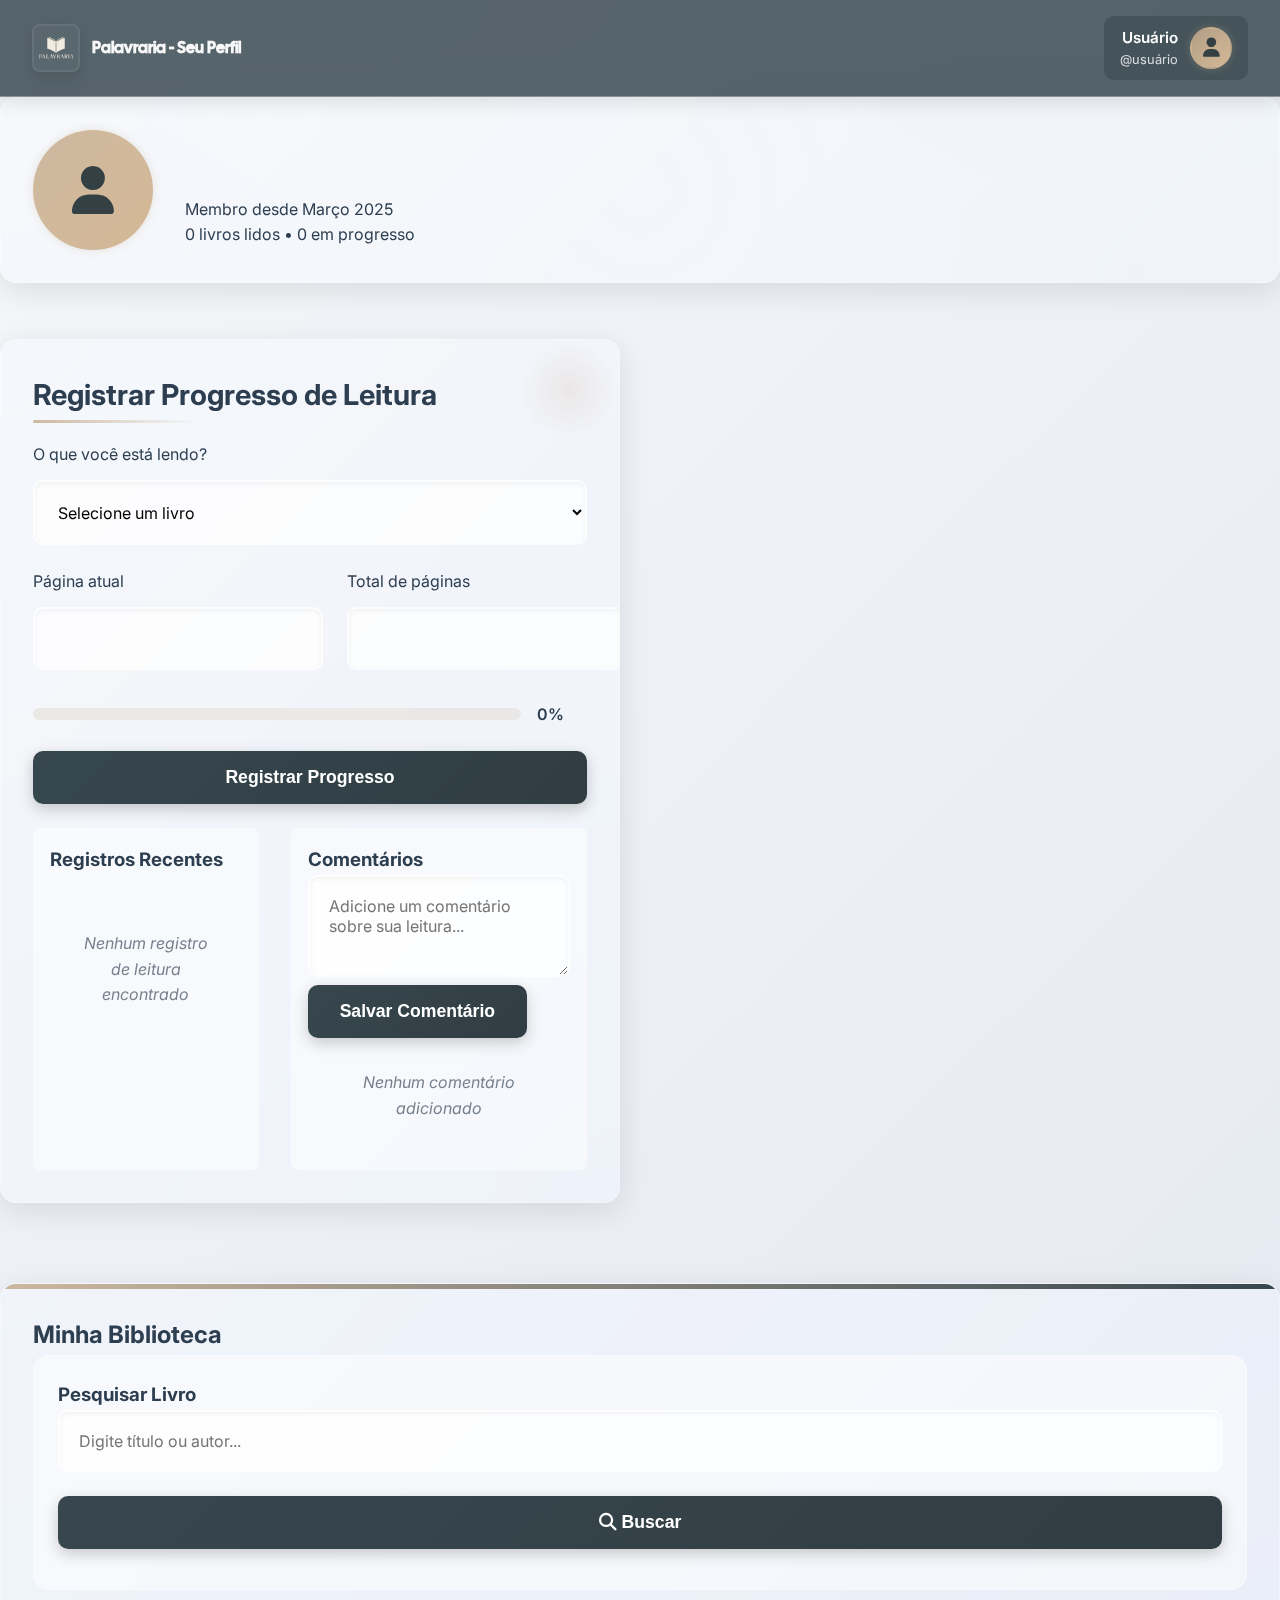
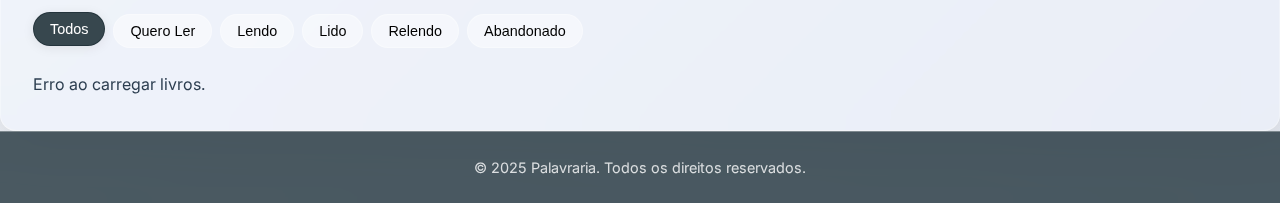
<file: web/profile.html>
<!DOCTYPE html>
<html lang="pt-BR">

<head>
  <meta charset="UTF-8">
  <meta name="viewport" content="width=device-width, initial-scale=1.0">
  <meta name="description" content="Acompanhe seu progresso de leitura e gerencie sua biblioteca pessoal">
  <title>@usuario | Palavraria</title>
  <link rel="stylesheet" href="https://cdnjs.cloudflare.com/ajax/libs/font-awesome/6.4.0/css/all.min.css">
  <link href="https://fonts.googleapis.com/css2?family=Cal+Sans:wght@400;600;700&display=swap" rel="stylesheet">
  <link href="https://fonts.googleapis.com/css2?family=Inter:wght@300;400;500;600&display=swap" rel="stylesheet">
  <style>
    :root {
      --color-primary: rgba(34, 51, 59, 0.9);
      --color-secondary: rgba(198, 173, 143, 0.85);
      --color-background: linear-gradient(135deg, #f5f7fa 0%, #e4e8f0 100%);
      --color-text-primary: #2c3e50;
      --color-text-secondary: rgba(86, 98, 112, 0.8);
      --color-border: rgba(224, 217, 207, 0.5);
      --color-hover: rgba(26, 40, 46, 0.9);
      --color-success: rgba(76, 175, 80, 0.8);
      --color-error: rgba(244, 67, 54, 0.8);
      --glass-bg: rgba(255, 255, 255, 0.25);
      --glass-border: rgba(255, 255, 255, 0.3);
      --glass-shadow: 0 8px 32px rgba(0, 0, 0, 0.1);
      --shadow-sm: 0 2px 12px rgba(0, 0, 0, 0.08);
      --shadow-md: 0 4px 20px rgba(0, 0, 0, 0.12);
      --shadow-lg: 0 8px 30px rgba(0, 0, 0, 0.15);
      --transition: all 0.4s cubic-bezier(0.175, 0.885, 0.32, 1.1);
      --radius: 16px;
      --radius-sm: 10px;
    }

    * {
      margin: 0;
      padding: 0;
      box-sizing: border-box;
    }

    body {
      font-family: 'Inter', sans-serif;
      background: var(--color-background);
      color: var(--color-text-primary);
      line-height: 1.6;
      padding: 0;
      min-height: 100vh;
      display: flex;
      flex-direction: column;
    }

    /* Header principal com Glassmorphism */
    .main-header {
      background: rgba(34, 51, 59, 0.75);
      color: white;
      padding: 1rem 2rem;
      display: flex;
      justify-content: space-between;
      align-items: center;
      box-shadow: var(--shadow-md);
      position: sticky;
      top: 0;
      z-index: 100;
      backdrop-filter: blur(20px) saturate(180%);
      -webkit-backdrop-filter: blur(20px) saturate(180%);
      border-bottom: 1px solid var(--glass-border);
    }

    .logo {
      display: flex;
      align-items: center;
      font-family: 'Cal Sans', sans-serif;
      font-size: 1.6rem;
      font-weight: 700;
      gap: 0.75rem;
      transition: var(--transition);
    }

    .logo:hover {
      transform: translateY(-2px);
    }

    .logo i {
      font-size: 1.9rem;
      color: var(--color-secondary);
      filter: drop-shadow(0 0 8px rgba(198, 173, 143, 0.4));
      transition: var(--transition);
    }

    .logo:hover i {
      transform: rotate(10deg) scale(1.1);
    }

    .user-profile {
      display: flex;
      align-items: center;
      position: relative;
      cursor: pointer;
      gap: 0.75rem;
      padding: 0.6rem 1rem;
      border-radius: var(--radius-sm);
      transition: var(--transition);
      backdrop-filter: blur(10px);
      -webkit-backdrop-filter: blur(10px);
      background: rgba(255, 255, 255, 0.1);
    }

    .user-profile:hover {
      background: rgba(255, 255, 255, 0.2);
      transform: translateY(-2px);
      box-shadow: 0 5px 15px rgba(0, 0, 0, 0.1);
    }

    .user-info {
      display: flex;
      flex-direction: column;
      align-items: flex-end;
    }

    .user-name {
      font-weight: 600;
      font-size: 0.95rem;
    }

    .user-role {
      font-size: 0.8rem;
      opacity: 0.8;
    }

    .avatar {
      width: 42px;
      height: 42px;
      border-radius: 50%;
      background: linear-gradient(135deg, var(--color-secondary), #d4b896);
      display: flex;
      align-items: center;
      justify-content: center;
      font-size: 1.2rem;
      color: var(--color-primary);
      transition: var(--transition);
      border: 2px solid transparent;
      box-shadow: 0 0 10px rgba(198, 173, 143, 0.3);
    }

    .user-profile:hover .avatar {
      transform: scale(1.1);
      border-color: rgba(255, 255, 255, 0.4);
    }

    .profile-menu {
      position: absolute;
      top: 100%;
      right: 0;
      background: var(--glass-bg);
      border-radius: var(--radius-sm);
      box-shadow: var(--glass-shadow);
      width: 200px;
      display: none;
      z-index: 100;
      overflow: hidden;
      margin-top: 0.5rem;
      backdrop-filter: blur(20px) saturate(180%);
      -webkit-backdrop-filter: blur(20px) saturate(180%);
      border: 1px solid var(--glass-border);
      transform: translateY(-10px);
      opacity: 0;
      transition: opacity 0.18s ease, transform 0.18s ease;
      pointer-events: none;
    }

    /* mostrar com classe 'open' (toggle por clique) ou ainda por hover */
    .profile-menu.open,
    .user-profile:hover .profile-menu {
      display: block;
      transform: translateY(0);
      opacity: 1;
      pointer-events: auto;
      animation: slideDown 0.3s cubic-bezier(0.175, 0.885, 0.32, 1.275) forwards;
    }

    .profile-menu a {
      display: flex;
      align-items: center;
      padding: 0.875rem 1rem;
      color: var(--color-text-primary);
      text-decoration: none;
      transition: var(--transition);
      font-size: 0.95rem;
      border-left: 3px solid transparent;
      transform: translateX(0);
    }

    .profile-menu a:hover {
      background: rgba(255, 255, 255, 0.2);
      border-left-color: var(--color-secondary);
      transform: translateX(5px);
    }

    .profile-menu i {
      margin-right: 10px;
      width: 18px;
      color: var(--color-text-secondary);
      transition: var(--transition);
    }

    .profile-menu a:hover i {
      transform: scale(1.1);
      color: var(--color-secondary);
    }

    .user-profile:hover .profile-menu {
      /* mantém suporte por hover, sem quebrar o toggle por clique */
      display: block;
      animation: slideDown 0.3s cubic-bezier(0.175, 0.885, 0.32, 1.275) forwards;
      pointer-events: auto;
    }

    /* Container principal */
    .container {
      max-width: 1200px;
      margin: 0 auto;
      padding: 2.5rem;
      width: 100%;
      flex: 1;
    }

    /* Header de conteúdo */
    .content-header {
      text-align: center;
      margin-bottom: 2.5rem;
      padding-bottom: 1.5rem;
      position: relative;
    }

    .content-header::after {
      content: '';
      position: absolute;
      bottom: 0;
      left: 50%;
      transform: translateX(-50%);
      width: 120px;
      height: 4px;
      background: linear-gradient(90deg, transparent, var(--color-secondary), transparent);
      border-radius: 2px;
    }

    .content-header h1 {
      font-family: 'Cal Sans', sans-serif;
      font-size: 2.8rem;
      margin-bottom: 0.75rem;
      color: var(--color-text-primary);
      letter-spacing: -0.5px;
      background: linear-gradient(135deg, var(--color-text-primary), var(--color-primary));
      -webkit-background-clip: text;
      -webkit-text-fill-color: transparent;
      transition: var(--transition);
    }

    .content-header:hover h1 {
      transform: translateY(-3px);
    }

    .content-header p {
      font-size: 1.1rem;
      color: var(--color-text-secondary);
      max-width: 600px;
      margin: 0 auto;
      transition: var(--transition);
    }

    .content-header:hover p {
      transform: translateY(-2px);
    }

    /* Seção de perfil do usuário */
    .user-profile-section {
      display: flex;
      flex-direction: column;
      gap: 2.5rem;
      margin-bottom: 3.5rem;
    }

    .profile-info {
      display: flex;
      align-items: center;
      gap: 2rem;
      padding: 2rem;
      background: var(--glass-bg);
      border-radius: var(--radius);
      box-shadow: var(--glass-shadow);
      backdrop-filter: blur(20px) saturate(160%);
      -webkit-backdrop-filter: blur(20px) saturate(160%);
      border: 1px solid var(--glass-border);
      transition: var(--transition);
      position: relative;
      overflow: hidden;
    }

    .profile-info::before {
      content: '';
      position: absolute;
      top: -50%;
      left: -50%;
      width: 200%;
      height: 200%;
      background: radial-gradient(circle, rgba(255, 255, 255, 0.1) 0%, transparent 70%);
      transform: rotate(30deg);
      z-index: -1;
    }

    .profile-info:hover {
      transform: translateY(-10px);
      box-shadow: 0 15px 40px rgba(0, 0, 0, 0.15);
    }

    .profile-photo {
      width: 120px;
      height: 120px;
      border-radius: 50%;
      object-fit: cover;
      border: 4px solid transparent;
      background: linear-gradient(135deg, var(--color-secondary), var(--color-primary)) padding-box,
        linear-gradient(135deg, var(--color-secondary), var(--color-primary)) border-box;
      transition: var(--transition);
      filter: drop-shadow(0 5px 15px rgba(0, 0, 0, 0.2));
    }

    .profile-info:hover .profile-photo {
      transform: scale(1.1) rotate(5deg);
      filter: drop-shadow(0 8px 20px rgba(0, 0, 0, 0.3));
    }

    .user-details h2 {
      font-size: 2.2rem;
      margin-bottom: 0.5rem;
      transition: var(--transition);
      background: linear-gradient(135deg, var(--text), var(--primary));
      -webkit-background-clip: text;
      -webkit-text-fill-color: transparent;
    }

    .profile-info:hover .user-details h2 {
      transform: translateX(10px);
    }

    /* Layout principal */
    .profile-container {
      display: grid;
      grid-template-columns: 1fr 1fr;
      gap: 2.5rem;
    }

    @media (max-width: 900px) {
      .profile-container {
        grid-template-columns: 1fr;
      }
    }

    .top-sections {
      background: var(--glass-bg);
      border-radius: var(--radius);
      padding: 2rem;
      box-shadow: var(--glass-shadow);
      margin-bottom: 2.5rem;
      backdrop-filter: blur(20px) saturate(160%);
      -webkit-backdrop-filter: blur(20px) saturate(160%);
      border: 1px solid var(--glass-border);
      transition: var(--transition);
      position: relative;
      overflow: hidden;
    }

    .top-sections::before {
      content: '';
      position: absolute;
      top: 0;
      right: 0;
      width: 100px;
      height: 100px;
      background: radial-gradient(circle, rgba(198, 173, 143, 0.2) 0%, transparent 70%);
      border-radius: 50%;
      z-index: -1;
    }

    .top-sections:hover {
      transform: translateY(-8px);
      box-shadow: 0 15px 40px rgba(0, 0, 0, 0.15);
    }

    .top-sections h2 {
      font-size: 1.8rem;
      color: var(--color-text-primary);
      margin-bottom: 1.5rem;
      transition: var(--transition);
      position: relative;
      display: inline-block;
    }

    .top-sections h2::after {
      content: '';
      position: absolute;
      bottom: -5px;
      left: 0;
      width: 40%;
      height: 3px;
      background: linear-gradient(90deg, var(--color-secondary), transparent);
      border-radius: 2px;
      transition: var(--transition);
    }

    .top-sections:hover h2::after {
      width: 100%;
    }

    /* Formulários */
    form {
      display: flex;
      flex-direction: column;
      gap: 1.5rem;
    }

    .form-group {
      display: flex;
      flex-direction: column;
      gap: 0.8rem;
    }

    .form-row {
      display: grid;
      grid-template-columns: 1fr 1fr;
      gap: 1.5rem;
    }

    input,
    select,
    textarea {
      padding: 1.2rem;
      border: 2px solid transparent;
      border-radius: var(--radius-sm);
      font-size: 1rem;
      font-family: 'Inter', sans-serif;
      transition: var(--transition);
      background: rgba(255, 255, 255, 0.7);
      backdrop-filter: blur(10px);
      -webkit-backdrop-filter: blur(10px);
      box-shadow: inset 0 2px 5px rgba(0, 0, 0, 0.05);
    }

    input:focus,
    select:focus,
    textarea:focus {
      outline: none;
      border-color: var(--color-secondary);
      box-shadow: 0 0 0 3px rgba(198, 173, 143, 0.2);
      transform: translateY(-2px);
      background: rgba(255, 255, 255, 0.9);
    }

    /* Barra de progresso */
    .progress-container {
      display: flex;
      align-items: center;
      gap: 1rem;
      margin-top: 0.5rem;
    }

    .progress-bar {
      flex: 1;
      height: 12px;
      background: var(--color-border);
      border-radius: 10px;
      overflow: hidden;
      backdrop-filter: blur(10px);
      -webkit-backdrop-filter: blur(10px);
    }

    .progress-fill {
      height: 100%;
      background: linear-gradient(90deg, var(--color-secondary), #d4b896);
      border-radius: 10px;
      width: 0%;
      transition: width 0.5s ease;
      position: relative;
      overflow: hidden;
    }

    .progress-fill::after {
      content: '';
      position: absolute;
      top: 0;
      left: -100%;
      width: 100%;
      height: 100%;
      background: linear-gradient(90deg, transparent, rgba(255, 255, 255, 0.4), transparent);
      animation: shimmer 2s infinite;
    }

    .progress-percentage {
      font-weight: 600;
      color: var(--color-text-primary);
      min-width: 50px;
      transition: var(--transition);
    }

    /* Registros de leitura */
    .recent-logs-list {
      list-style: none;
      display: flex;
      flex-direction: column;
      gap: 1rem;
      margin-top: 1.5rem;
    }

    .log-item {
      display: flex;
      gap: 1rem;
      padding: 1rem;
      background: var(--glass-bg);
      border-radius: var(--radius-sm);
      border-left: 4px solid var(--color-secondary);
      transition: var(--transition);
      backdrop-filter: blur(10px);
      -webkit-backdrop-filter: blur(10px);
      border: 1px solid var(--glass-border);
    }

    .log-item:hover {
      transform: translateX(8px);
      box-shadow: var(--shadow-sm);
    }

    .log-book {
      font-weight: 600;
      margin-bottom: 0.25rem;
      transition: var(--transition);
    }

    .log-item:hover .log-book {
      color: var(--color-secondary);
    }

    .log-details {
      font-size: 0.9rem;
      color: var(--color-text-secondary);
      margin-bottom: 0.5rem;
    }

    .log-comment {
      font-style: italic;
      color: var(--color-text-primary);
      transition: var(--transition);
    }

    .log-item:hover .log-comment {
      transform: translateX(5px);
    }

    /* Seção de biblioteca */
    #all-books-section {
      grid-column: 1 / -1;
      background: var(--glass-bg);
      border-radius: var(--radius);
      padding: 2rem;
      box-shadow: var(--glass-shadow);
      backdrop-filter: blur(20px) saturate(160%);
      -webkit-backdrop-filter: blur(20px) saturate(160%);
      border: 1px solid var(--glass-border);
      transition: var(--transition);
      position: relative;
      overflow: hidden;
    }

    #all-books-section::before {
      content: '';
      position: absolute;
      top: 0;
      left: 0;
      width: 100%;
      height: 5px;
      background: linear-gradient(90deg, var(--color-secondary), var(--color-primary));
    }

    #all-books-section:hover {
      transform: translateY(-8px);
      box-shadow: 0 15px 40px rgba(0, 0, 0, 0.15);
    }

    .search-books {
      margin-bottom: 1.5rem;
      padding: 1.5rem;
      background: rgba(255, 255, 255, 0.3);
      border-radius: var(--radius);
      backdrop-filter: blur(10px);
      -webkit-backdrop-filter: blur(10px);
      border: 1px solid var(--glass-border);
    }

    .search-results {
      display: grid;
      grid-template-columns: repeat(auto-fill, minmax(250px, 1fr));
      gap: 1rem;
      margin-top: 1rem;
    }

    .search-item {
      display: flex;
      align-items: center;
      background: var(--glass-bg);
      padding: 0.8rem;
      border-radius: 8px;
      gap: 0.8rem;
      justify-content: space-between;
      backdrop-filter: blur(10px);
      -webkit-backdrop-filter: blur(10px);
      border: 1px solid var(--glass-border);
      transition: var(--transition);
    }

    .search-item:hover {
      transform: translateY(-3px);
      box-shadow: var(--shadow-sm);
    }

    .search-thumb {
      width: 50px;
      height: auto;
      border-radius: 4px;
      transition: var(--transition);
    }

    .search-item:hover .search-thumb {
      transform: scale(1.1);
    }

    .search-info {
      flex: 1;
      font-size: 0.9rem;
    }

    .add-btn {
      background: var(--color-success);
      color: white;
      border: none;
      padding: 0.4rem 0.8rem;
      border-radius: 6px;
      cursor: pointer;
      transition: var(--transition);
    }

    .add-btn:hover {
      background: #45a049;
      transform: scale(1.05);
    }

    .filter-buttons {
      display: flex;
      flex-wrap: wrap;
      gap: 0.5rem;
      margin-bottom: 1.5rem;
    }

    .filter-buttons button {
      padding: 0.5rem 1rem;
      background: var(--glass-bg);
      border: 1px solid var(--glass-border);
      border-radius: 20px;
      cursor: pointer;
      transition: var(--transition);
      font-size: 0.9rem;
      backdrop-filter: blur(10px);
      -webkit-backdrop-filter: blur(10px);
    }

    .filter-buttons button:hover,
    .filter-buttons button[aria-selected="true"] {
      background: var(--color-primary);
      color: #fff;
      border-color: var(--color-primary);
      transform: translateY(-2px);
      box-shadow: var(--shadow-sm);
    }

    .books-grid {
      display: grid;
      grid-template-columns: repeat(auto-fill, minmax(250px, 1fr));
      gap: 1.5rem;
    }

    .book-item {
      background: var(--glass-bg);
      border-radius: var(--radius);
      padding: 1rem;
      display: flex;
      flex-direction: column;
      gap: 0.75rem;
      transition: var(--transition);
      border: 1px solid var(--glass-border);
      backdrop-filter: blur(15px);
      -webkit-backdrop-filter: blur(15px);
      position: relative;
      overflow: hidden;
    }

    .book-item::before {
      content: '';
      position: absolute;
      top: 0;
      left: 0;
      width: 100%;
      height: 100%;
      background: radial-gradient(circle at top right, rgba(198, 173, 143, 0.1), transparent 70%);
      z-index: -1;
    }

    .book-item:hover {
      transform: translateY(-8px) scale(1.02);
      box-shadow: var(--shadow-lg);
      border-color: var(--color-secondary);
    }

    .book-title {
      font-weight: 600;
      font-size: 1.1rem;
      transition: var(--transition);
    }

    .book-item:hover .book-title {
      color: var(--color-secondary);
      transform: translateX(3px);
    }

    .book-author {
      color: var(--color-text-secondary);
      font-size: 0.9rem;
      transition: var(--transition);
    }

    .book-item:hover .book-author {
      transform: translateX(3px);
    }

    .book-status {
      display: inline-block;
      padding: 0.25rem 0.75rem;
      border-radius: 20px;
      font-size: 0.8rem;
      font-weight: 500;
      background: var(--color-border);
      transition: var(--transition);
      backdrop-filter: blur(10px);
      -webkit-backdrop-filter: blur(10px);
    }

    .book-item:hover .book-status {
      transform: scale(1.05);
    }

    .book-status[data-status="lendo"] {
      background: rgba(227, 242, 253, 0.8);
      color: #1976d2;
    }

    .book-status[data-status="lido"] {
      background: rgba(232, 245, 233, 0.8);
      color: #388e3c;
    }

    .book-status[data-status="relendo"] {
      background: rgba(243, 229, 245, 0.8);
      color: #7b1fa2;
    }

    .book-status[data-status="quero-ler"] {
      background: rgba(255, 243, 224, 0.8);
      color: #f57c00;
    }

    .book-status[data-status="abandonado"] {
      background: rgba(255, 235, 238, 0.8);
      color: #d32f2f;
    }

    .empty-state {
      text-align: center;
      padding: 2rem;
      color: var(--color-text-secondary);
      font-style: italic;
      grid-column: 1 / -1;
      transition: var(--transition);
    }

    .empty-state:hover {
      transform: scale(1.02);
      color: var(--color-text-primary);
    }

    /* Botões estilizados */
    .submit-button {
      background: linear-gradient(135deg, var(--color-primary), var(--color-hover));
      color: #fff;
      border: none;
      padding: 1rem 2rem;
      border-radius: var(--radius-sm);
      cursor: pointer;
      font-size: 1.1rem;
      transition: var(--transition);
      font-weight: 600;
      position: relative;
      overflow: hidden;
      box-shadow: 0 5px 15px rgba(0, 0, 0, 0.2);
      backdrop-filter: blur(10px);
      -webkit-backdrop-filter: blur(10px);
    }

    .submit-button::before {
      content: '';
      position: absolute;
      top: 0;
      left: -100%;
      width: 100%;
      height: 100%;
      background: linear-gradient(90deg, transparent, rgba(255, 255, 255, 0.3), transparent);
      transition: left 0.7s ease;
    }

    .submit-button:hover::before {
      left: 100%;
    }

    .submit-button:hover {
      transform: translateY(-5px);
      box-shadow: 0 10px 25px rgba(0, 0, 0, 0.3);
      background: linear-gradient(135deg, var(--color-hover), var(--color-primary));
    }

    .submit-button:active {
      transform: translateY(0);
    }

    /* Progress extras */
    .progress-extras {
      display: flex;
      gap: 2rem;
      margin-top: 1.5rem;
    }

    .progress-extras>div {
      flex: 1;
      background: var(--glass-bg);
      padding: 1rem;
      border-radius: 8px;
      backdrop-filter: blur(15px);
      -webkit-backdrop-filter: blur(15px);
      border: 1px solid var(--glass-border);
      transition: var(--transition);
    }

    .progress-extras>div:hover {
      transform: translateY(-3px);
      box-shadow: var(--shadow-sm);
    }

    @media (max-width: 768px) {
      .progress-extras {
        flex-direction: column;
      }
    }

    /* Footer com Glassmorphism */
    .footer {
      background: rgba(34, 51, 59, 0.8);
      color: white;
      text-align: center;
      padding: 1.5rem;
      margin-top: auto;
      backdrop-filter: blur(20px) saturate(180%);
      -webkit-backdrop-filter: blur(20px) saturate(180%);
      border-top: 1px solid var(--glass-border);
    }

    .footer p {
      opacity: 0.8;
      font-size: 0.9rem;
      transition: var(--transition);
    }

    .footer:hover p {
      opacity: 1;
      transform: translateY(-2px);
    }

    /* Animações */
    @keyframes fadeIn {
      from {
        opacity: 0;
        transform: translateY(-10px);
      }

      to {
        opacity: 1;
        transform: translateY(0);
      }
    }

    @keyframes slideIn {
      from {
        opacity: 0;
        transform: translateY(20px);
      }

      to {
        opacity: 1;
        transform: translateY(0);
      }
    }

    @keyframes slideDown {
      from {
        opacity: 0;
        transform: translateY(-10px);
      }

      to {
        opacity: 1;
        transform: translateY(0);
      }
    }

    @keyframes shimmer {
      0% {
        left: -100%;
      }

      100% {
        left: 100%;
      }
    }

    /* Responsividade */
    @media (max-width: 768px) {
      .main-header {
        padding: 0.75rem 1rem;
      }

      .logo span {
        font-size: 1.25rem;
      }

      .user-info {
        display: none;
      }

      .container {
        padding: 1.5rem;
      }

      .profile-info {
        flex-direction: column;
        text-align: center;
      }

      .form-row {
        grid-template-columns: 1fr;
      }
    }

    .logo {
      display: flex;
      align-items: center;
      font-family: 'Cal Sans', sans-serif;
      font-size: 1.6rem;
      font-weight: 700;
      gap: 0.75rem;
      transition: var(--transition);
    }

    .logo-img {
      width: 48px;
      height: 48px;
      object-fit: contain;
      border-radius: 8px;
      box-shadow: 0 6px 18px rgba(0, 0, 0, 0.12);
      border: 2px solid rgba(255, 255, 255, 0.08);
      background: rgba(255, 255, 255, 0.02);
      transition: transform 0.25s ease, box-shadow 0.25s ease;

    }

    .logo:hover .logo-img {
      transform: translateY(-3px) scale(1.03);
      box-shadow: 0 10px 30px rgba(0, 0, 0, 0.16);
    }

    .logo span {
      color: white;
      line-height: 1;
      font-size: 1rem;
      opacity: 0.95;
    }
  </style>
</head>

<body>

  <header class="main-header">
    <div class="logo">
      <img src="./img/logo.png" alt="Palavraria" class="logo-img">
      <span>Palavraria - Seu Perfil</span>
    </div>
    <div class="user-profile">
      <div class="user-info">
        <span class="user-name">Usuário</span>
        <span class="user-role">@usuário</span>
      </div>
      <div class="avatar"><i class="fas fa-user"></i></div>
      <div class="profile-menu">
        <a href="./googlebks.html"><i class="fas fa-home"></i> Google API</a>
      </div>
    </div>
  </header>


  <section class="user-profile-section">
    <div class="profile-info">
      <div class="avatar" style="width: 120px; height: 120px; font-size: 3rem;">
        <i class="fas fa-user"></i>
      </div>
      <div class="user-details">
        <h2 id="user-name">@usuario</h2>
        <p>Membro desde <span id="member-since">Março 2025</span></p>
        <p><span id="books-read">0</span> livros lidos • <span id="books-in-progress">0</span> em progresso</p>
      </div>
    </div>
  </section>

  <main class="profile-container">
    <section id="reading-progress-section" class="top-sections">
      <h2>Registrar Progresso de Leitura</h2>
      <form id="reading-progress-form" novalidate>
        <div class="form-group">
          <label for="book-select">O que você está lendo?</label>
          <select id="book-select" required>
            <option value="">Selecione um livro</option>
          </select>
        </div>
        <div class="form-row">
          <div class="form-group">
            <label for="current-page">Página atual</label>
            <input type="number" id="current-page" min="1" required>
          </div>
          <div class="form-group">
            <label for="total-pages">Total de páginas</label>
            <input type="number" id="total-pages" min="1" required>
          </div>
        </div>
        <div class="progress-container">
          <div class="progress-bar">
            <div class="progress-fill" id="progress-fill"></div>
          </div>
          <span class="progress-percentage" id="progress-percentage">0%</span>
        </div>
        <button type="submit" class="submit-button">Registrar Progresso</button>
      </form>

      <!-- Registros + Comentários lado a lado -->
      <div class="progress-extras">
        <div class="recent-logs">
          <h3>Registros Recentes</h3>
          <ul class="recent-logs-list" id="recent-logs">
            <div class="empty-state">Nenhum registro de leitura encontrado</div>
          </ul>
        </div>

        <div class="comments-section">
          <h3>Comentários</h3>
          <textarea id="comment" rows="3" placeholder="Adicione um comentário sobre sua leitura..."></textarea>
          <button id="save-comment-btn" class="submit-button">Salvar Comentário</button>
          <ul id="comments-list" class="comments-list">
            <div class="empty-state">Nenhum comentário adicionado</div>
          </ul>
        </div>
      </div>
    </section>

    <section id="all-books-section">
      <h2>Minha Biblioteca</h2>

      <!-- PESQUISA DE LIVROS -->
      <div class="search-books">
        <h3>Pesquisar Livro</h3>
        <form id="search-book-form">
          <input type="text" id="search-query" placeholder="Digite título ou autor..." required>
          <button type="submit" class="submit-button"><i class="fas fa-search"></i> Buscar</button>
        </form>
        <div class="search-results" id="search-results"></div>
      </div>

      <!-- Botões de filtro -->
      <div class="filter-buttons">
        <button data-filter="all" aria-selected="true">Todos</button>
        <button data-filter="quero-ler">Quero Ler</button>
        <button data-filter="lendo">Lendo</button>
        <button data-filter="lido">Lido</button>
        <button data-filter="relendo">Relendo</button>
        <button data-filter="abandonado">Abandonado</button>
      </div>

      <div class="books-grid" id="books-grid">
        <div class="empty-state">Nenhum livro adicionado à biblioteca</div>
      </div>
    </section>
  </main>
  </div>

  <footer class="footer">
    <p>&copy; 2025 Palavraria. Todos os direitos reservados.</p>
  </footer>
  <script>
    (function () {
      const userProfile = document.querySelector('.user-profile');
      const profileMenu = document.querySelector('.profile-menu');

      if (!userProfile || !profileMenu) return;

      // toggle ao clicar no bloco do usuário
      userProfile.addEventListener('click', (e) => {
        profileMenu.classList.toggle('open');
        e.stopPropagation();
      });

      // impedir que clicar dentro do menu feche imediatamente
      profileMenu.addEventListener('click', (e) => {
        e.stopPropagation();
      });

      // fecha ao clicar fora
      document.addEventListener('click', () => {
        profileMenu.classList.remove('open');
      });

      // fecha com Escape
      document.addEventListener('keydown', (e) => {
        if (e.key === 'Escape') profileMenu.classList.remove('open');
      });
    })();
  </script>

  <script src="../web/scripts/profile.js"></script>
</body>

</html>
</file>
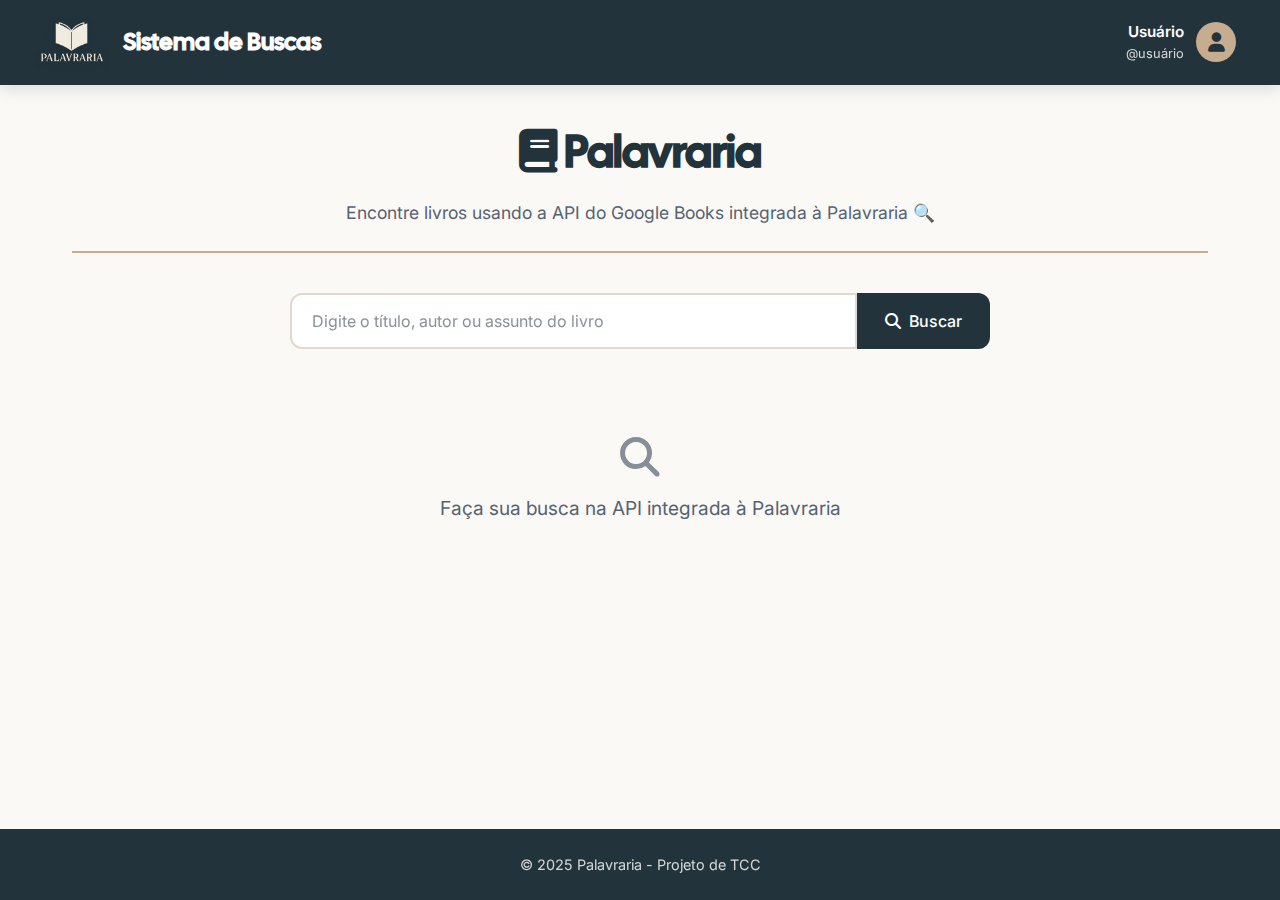
<file: Códigos PFE/web/googlebks.html>
<!DOCTYPE html>
<html lang="pt-BR">

<head>
    <meta charset="UTF-8">
    <meta name="viewport" content="width=device-width, initial-scale=1.0">
    <title>Google Books & Palavraria</title>
    <link rel="stylesheet" href="https://cdnjs.cloudflare.com/ajax/libs/font-awesome/6.4.0/css/all.min.css">
    <link href="https://fonts.googleapis.com/css2?family=Cal+Sans:wght@400;600;700&display=swap" rel="stylesheet">
    <link href="https://fonts.googleapis.com/css2?family=Inter:wght@300;400;500;600&display=swap" rel="stylesheet">

    <style>
        :root {
            --color-primary: #22333b;
            --color-secondary: #c6ad8f;
            --color-background: #faf9f6;
            --color-text-primary: #22333b;
            --color-text-secondary: #566270;
            --color-border: #e0d9cf;
            --color-hover: #1a282e;
            --color-success: #4caf50;
            --color-error: #f44336;
            --shadow-sm: 0 2px 8px rgba(0, 0, 0, 0.08);
            --shadow-md: 0 4px 16px rgba(0, 0, 0, 0.12);
            --shadow-lg: 0 8px 24px rgba(0, 0, 0, 0.15);
            --transition: all 0.3s ease;
            --radius: 12px;
            --radius-sm: 8px;
        }

        * {
            margin: 0;
            padding: 0;
            box-sizing: border-box;
        }

        body {
            font-family: 'Inter', sans-serif;
            background-color: var(--color-background);
            color: var(--color-text-primary);
            line-height: 1.6;
            padding: 0;
            min-height: 100vh;
            display: flex;
            flex-direction: column;
        }

        /* Header principal */
        .main-header {
            background-color: var(--color-primary);
            color: white;
            padding: 0.75rem 2rem;
            display: flex;
            justify-content: space-between;
            align-items: center;
            box-shadow: var(--shadow-md);
            position: sticky;
            top: 0;
            z-index: 100;
        }

        .logo {
            display: flex;
            align-items: center;
            font-family: 'Cal Sans', sans-serif;
            font-size: 1.5rem;
            font-weight: 700;
            gap: 0.75rem;
        }

        .logo i {
            font-size: 1.8rem;
            color: var(--color-secondary);
        }

        .user-profile {
            display: flex;
            align-items: center;
            position: relative;
            cursor: pointer;
            gap: 0.75rem;
            padding: 0.5rem 0.75rem;
            border-radius: var(--radius-sm);
            transition: var(--transition);
        }

        .user-profile:hover {
            background-color: rgba(255, 255, 255, 0.1);
        }

        .user-info {
            display: flex;
            flex-direction: column;
            align-items: flex-end;
        }

        .user-name {
            font-weight: 600;
            font-size: 0.95rem;
        }

        .user-role {
            font-size: 0.8rem;
            opacity: 0.8;
        }

        .avatar {
            width: 40px;
            height: 40px;
            border-radius: 50%;
            background-color: var(--color-secondary);
            display: flex;
            align-items: center;
            justify-content: center;
            font-size: 1.2rem;
            color: var(--color-primary);
        }

        .profile-menu {
            position: absolute;
            top: 100%;
            right: 0;
            background: white;
            border-radius: var(--radius-sm);
            box-shadow: var(--shadow-lg);
            width: 200px;
            display: none;
            z-index: 100;
            overflow: hidden;
            margin-top: 0.5rem;
        }

        .profile-menu a {
            display: flex;
            align-items: center;
            padding: 0.875rem 1rem;
            color: var(--color-text-primary);
            text-decoration: none;
            transition: var(--transition);
            font-size: 0.95rem;
            border-left: 3px solid transparent;
        }

        .profile-menu a:hover {
            background-color: var(--color-background);
            border-left-color: var(--color-secondary);
        }

        .profile-menu i {
            margin-right: 10px;
            width: 18px;
            color: var(--color-text-secondary);
        }

        .user-profile:hover .profile-menu {
            display: block;
            animation: fadeIn 0.3s ease;
        }

        /* Container principal */
        .container {
            max-width: 1200px;
            margin: 0 auto;
            padding: 2rem;
            width: 100%;
            flex: 1;
        }

        /* Header de conteúdo */
        .content-header {
            text-align: center;
            margin-bottom: 2.5rem;
            padding-bottom: 1.5rem;
            border-bottom: 2px solid var(--color-secondary);
        }

        .content-header h1 {
            font-family: 'Cal Sans', sans-serif;
            font-size: 2.75rem;
            margin-bottom: 0.75rem;
            color: var(--color-primary);
            letter-spacing: -0.5px;
        }

        .content-header p {
            font-size: 1.1rem;
            color: var(--color-text-secondary);
            max-width: 600px;
            margin: 0 auto;
        }

        /* Barra de pesquisa */
        .search-container {
            display: flex;
            justify-content: center;
            margin-bottom: 2.5rem;
            max-width: 700px;
            margin-left: auto;
            margin-right: auto;
        }

        #searchInput {
            flex: 1;
            padding: 1rem 1.25rem;
            border: 2px solid var(--color-border);
            border-radius: var(--radius) 0 0 var(--radius);
            font-size: 1rem;
            background-color: white;
            color: var(--color-text-primary);
            transition: var(--transition);
            font-family: 'Inter', sans-serif;
        }

        #searchInput:focus {
            outline: none;
            border-color: var(--color-secondary);
            box-shadow: 0 0 0 3px rgba(198, 173, 143, 0.2);
        }

        #searchInput::placeholder {
            color: var(--color-text-secondary);
            opacity: 0.7;
        }

        #searchBtn {
            background-color: var(--color-primary);
            color: white;
            border: none;
            padding: 0 1.75rem;
            border-radius: 0 var(--radius) var(--radius) 0;
            cursor: pointer;
            font-size: 1rem;
            transition: var(--transition);
            font-family: 'Inter', sans-serif;
            font-weight: 500;
            display: flex;
            align-items: center;
            gap: 0.5rem;
        }

        #searchBtn:hover {
            background-color: var(--color-hover);
        }

        /* Resultados */
        .results-container {
            display: grid;
            grid-template-columns: repeat(auto-fill, minmax(300px, 1fr));
            gap: 1.5rem;
            margin-bottom: 2.5rem;
        }

        .book-card {
            background: white;
            border-radius: var(--radius);
            overflow: hidden;
            box-shadow: var(--shadow-sm);
            transition: var(--transition);
            cursor: pointer;
            height: 100%;
            display: flex;
            flex-direction: column;
        }

        .book-card:hover {
            transform: translateY(-5px);
            box-shadow: var(--shadow-md);
        }

        .book-thumbnail-container {
            position: relative;
            overflow: hidden;
            height: 200px;
        }

        .book-thumbnail {
            width: 100%;
            height: 100%;
            object-fit: cover;
            transition: transform 0.5s ease;
        }

        .book-card:hover .book-thumbnail {
            transform: scale(1.05);
        }

        .book-info {
            padding: 1.25rem;
            flex: 1;
            display: flex;
            flex-direction: column;
        }

        .book-title {
            font-size: 1.15rem;
            margin-bottom: 0.5rem;
            color: var(--color-primary);
            font-weight: 600;
            line-height: 1.4;
            display: -webkit-box;
            -webkit-line-clamp: 2;
            -webkit-box-orient: vertical;
            overflow: hidden;
        }

        .book-authors {
            color: var(--color-text-secondary);
            margin-bottom: 0.75rem;
            font-style: italic;
            font-size: 0.95rem;
        }

        .book-published {
            font-size: 0.85rem;
            color: var(--color-text-secondary);
            margin-top: auto;
        }

        /* Detalhes do livro */
        .book-details {
            background: white;
            border-radius: var(--radius);
            padding: 2rem;
            box-shadow: var(--shadow-md);
            margin-top: 1.5rem;
            display: none;
        }

        .book-details.active {
            display: block;
            animation: slideIn 0.4s ease;
        }

        .details-header {
            display: flex;
            margin-bottom: 1.75rem;
            gap: 1.75rem;
        }

        .details-thumbnail {
            width: 160px;
            height: 220px;
            object-fit: cover;
            border-radius: var(--radius-sm);
            box-shadow: var(--shadow-md);
            flex-shrink: 0;
        }

        .details-info {
            flex: 1;
        }

        .details-title {
            font-size: 1.9rem;
            margin-bottom: 0.75rem;
            color: var(--color-primary);
            line-height: 1.3;
            font-weight: 700;
        }

        .details-authors {
            font-size: 1.2rem;
            color: var(--color-secondary);
            margin-bottom: 1.25rem;
            font-weight: 500;
        }

        .details-meta {
            display: flex;
            flex-wrap: wrap;
            gap: 0.75rem;
            margin-bottom: 1.25rem;
        }

        .meta-item {
            background: var(--color-background);
            padding: 0.5rem 1rem;
            border-radius: 20px;
            font-size: 0.85rem;
            display: flex;
            align-items: center;
            gap: 0.5rem;
            font-weight: 500;
        }

        .details-description {
            margin-top: 1.5rem;
            line-height: 1.7;
        }

        .details-description h3 {
            margin-bottom: 0.75rem;
            color: var(--color-primary);
            font-size: 1.3rem;
        }

        .details-description p {
            color: var(--color-text-primary);
            background: var(--color-background);
            padding: 1.25rem;
            border-radius: var(--radius-sm);
            border-left: 4px solid var(--color-secondary);
        }

        .back-btn {
            background-color: var(--color-primary);
            color: white;
            border: none;
            padding: 0.875rem 1.5rem;
            border-radius: var(--radius-sm);
            cursor: pointer;
            font-size: 1rem;
            margin-bottom: 1.5rem;
            transition: var(--transition);
            display: inline-flex;
            align-items: center;
            gap: 0.5rem;
            font-weight: 500;
        }

        .back-btn:hover {
            background-color: var(--color-hover);
            transform: translateX(-5px);
        }

        /* Estados */
        .loading {
            text-align: center;
            padding: 3rem;
            font-size: 1.2rem;
            color: var(--color-text-secondary);
            display: flex;
            flex-direction: column;
            align-items: center;
            gap: 1rem;
        }

        .loading i {
            font-size: 2rem;
        }

        .error {
            text-align: center;
            padding: 2rem;
            background-color: #ffebee;
            color: var(--color-error);
            border-radius: var(--radius);
            margin: 2rem 0;
            display: flex;
            flex-direction: column;
            align-items: center;
            gap: 0.75rem;
        }

        .error i {
            font-size: 2rem;
        }

        .no-results {
            text-align: center;
            padding: 3rem;
            color: var(--color-text-secondary);
            font-size: 1.2rem;
            display: flex;
            flex-direction: column;
            align-items: center;
            gap: 1rem;
        }

        .no-results i {
            font-size: 2.5rem;
            opacity: 0.7;
        }

        /* Animações */
        @keyframes fadeIn {
            from {
                opacity: 0;
                transform: translateY(-10px);
            }

            to {
                opacity: 1;
                transform: translateY(0);
            }
        }

        @keyframes slideIn {
            from {
                opacity: 0;
                transform: translateY(20px);
            }

            to {
                opacity: 1;
                transform: translateY(0);
            }
        }

        /* Responsividade */
        @media (max-width: 900px) {
            .details-header {
                flex-direction: column;
            }

            .details-thumbnail {
                align-self: center;
            }
        }

        @media (max-width: 768px) {
            .main-header {
                padding: 0.75rem 1rem;
            }

            .logo span {
                font-size: 1.25rem;
            }

            .user-info {
                display: none;
            }

            .container {
                padding: 1.5rem;
            }

            .content-header h1 {
                font-size: 2.25rem;
            }

            .results-container {
                grid-template-columns: 1fr;
            }

            .search-container {
                flex-direction: column;
            }

            #searchInput {
                border-radius: var(--radius) var(--radius) 0 0;
            }

            #searchBtn {
                border-radius: 0 0 var(--radius) var(--radius);
                padding: 1rem;
                justify-content: center;
            }
        }

        @media (max-width: 480px) {
            .content-header h1 {
                font-size: 2rem;
            }

            .details-title {
                font-size: 1.6rem;
            }

            .details-meta {
                flex-direction: column;
                align-items: flex-start;
            }

            .meta-item {
                width: 100%;
            }
        }

        /* Footer */
        .footer {
            background-color: var(--color-primary);
            color: white;
            text-align: center;
            padding: 1.5rem;
            margin-top: auto;
        }

        .footer p {
            opacity: 0.8;
            font-size: 0.9rem;
        }
    </style>
</head>

<body>
    <header class="main-header">
        <div class="logo">
            <img src="./img/logo.png" alt="Logo"
                style="height:44px; width:auto; display:block; object-fit:contain; background:transparent; filter:drop-shadow(0 2px 4px rgba(0,0,0,0.1));">
            <span>Sistema de Buscas</span>
        </div>
        <div class="user-profile">
            <div class="user-info">
                <span class="user-name">Usuário</span>
                <span class="user-role">@usuário</span>
            </div>
            <div class="avatar">
                <i class="fas fa-user"></i>
            </div>
            <div class="profile-menu">
                <a href="./profile.html"><i class="fas fa-user"></i> Meu Perfil</a>
            </div>
        </div>
    </header>

    <div class="container">
        <div class="content-header">
            <h1><i class="fas fa-book"></i> Palavraria</h1>
            <p>Encontre livros usando a API do Google Books integrada à Palavraria 🔍</p>
        </div>

        <div class="search-container">
            <input type="text" id="searchInput" placeholder="Digite o título, autor ou assunto do livro">
            <button id="searchBtn"><i class="fas fa-search"></i> Buscar</button>
        </div>

        <div id="results">
            <div class="no-results">
                <i class="fas fa-search"></i>
                <p>Faça sua busca na API integrada à Palavraria</p>
            </div>
        </div>

        <div id="bookDetails" class="book-details">
            <!-- Detalhes do livro serão inseridos aqui -->
        </div>
    </div>

    <footer class="footer">
        <p>© 2025 Palavraria - Projeto de TCC</p>
    </footer>

    <script>
        document.getElementById("searchBtn").addEventListener("click", searchBooks);
        document.getElementById("searchInput").addEventListener("keypress", function (e) {
            if (e.key === "Enter") {
                searchBooks();
            }
        });

        async function searchBooks() {
            const query = document.getElementById("searchInput").value.trim();

            if (!query) {
                alert("Digite algo para buscar");
                return;
            }

            const resultsDiv = document.getElementById("results");
            resultsDiv.innerHTML = `
                <div class="loading">
                    <i class="fas fa-spinner fa-spin"></i>
                    <p>Buscando livros...</p>
                </div>`;

            try {
                const res = await fetch(`https://www.googleapis.com/books/v1/volumes?q=${encodeURIComponent(query)}&maxResults=20`);
                const data = await res.json();

                resultsDiv.innerHTML = "";

                if (data.items && data.items.length > 0) {
                    const resultsContainer = document.createElement("div");
                    resultsContainer.className = "results-container";

                    data.items.forEach(book => {
                        const bookCard = createBookCard(book);
                        resultsContainer.appendChild(bookCard);
                    });

                    resultsDiv.appendChild(resultsContainer);
                } else {
                    resultsDiv.innerHTML = `
                        <div class="no-results">
                            <i class="fas fa-exclamation-circle"></i>
                            <p>Nenhum livro encontrado. Tente usar outros termos de busca.</p>
                        </div>`;
                }
            } catch (error) {
                resultsDiv.innerHTML = `
                    <div class="error">
                        <i class="fas fa-exclamation-triangle"></i>
                        <p>Ocorreu um erro na busca. Tente novamente mais tarde.</p>
                    </div>`;
            }
        }

        function createBookCard(book) {
            const bookCard = document.createElement("div");
            bookCard.className = "book-card";

            const volumeInfo = book.volumeInfo;
            const title = volumeInfo.title || "Sem título";
            const authors = volumeInfo.authors ? volumeInfo.authors.join(", ") : "Autor desconhecido";
            const publishedDate = volumeInfo.publishedDate || "Data desconhecida";
            const thumbnail = volumeInfo.imageLinks ? volumeInfo.imageLinks.thumbnail : "https://via.placeholder.com/150x200?text=Sem+Imagem";

            bookCard.innerHTML = `
                <div class="book-thumbnail-container">
                    <img src="${thumbnail}" alt="${title}" class="book-thumbnail">
                </div>
                <div class="book-info">
                    <h3 class="book-title">${title}</h3>
                    <p class="book-authors">${authors}</p>
                    <p class="book-published">Publicado: ${publishedDate}</p>
                </div>`;

            bookCard.addEventListener("click", () => showBookDetails(book));
            return bookCard;
        }

        function showBookDetails(book) {
            const volumeInfo = book.volumeInfo;
            const title = volumeInfo.title || "Sem título";
            const authors = volumeInfo.authors ? volumeInfo.authors.join(", ") : "Autor desconhecido";
            const publishedDate = volumeInfo.publishedDate || "Data desconhecida";
            const publisher = volumeInfo.publisher || "Editora desconhecida";
            const pageCount = volumeInfo.pageCount || "Número de páginas não informado";
            const categories = volumeInfo.categories ? volumeInfo.categories.join(", ") : "Categorias não informadas";
            const description = volumeInfo.description || "Descrição não disponível.";
            const thumbnail = volumeInfo.imageLinks ? volumeInfo.imageLinks.thumbnail.replace("http://", "https://") : "https://via.placeholder.com/150x200?text=Sem+Imagem";
            const averageRating = volumeInfo.averageRating || "Não avaliado";
            const ratingsCount = volumeInfo.ratingsCount || "Sem avaliações";

            const bookDetailsDiv = document.getElementById("bookDetails");
            bookDetailsDiv.innerHTML = `
                <button class="back-btn" onclick="hideBookDetails()"><i class="fas fa-arrow-left"></i> Voltar para resultados</button>
                <div class="details-header">
                    <img src="${thumbnail}" alt="${title}" class="details-thumbnail">
                    <div class="details-info">
                        <h2 class="details-title">${title}</h2>
                        <p class="details-authors">Por: ${authors}</p>
                        <div class="details-meta">
                            <span class="meta-item"><i class="fas fa-calendar-alt"></i> ${publishedDate}</span>
                            <span class="meta-item"><i class="fas fa-building"></i> ${publisher}</span>
                            <span class="meta-item"><i class="fas fa-file"></i> ${pageCount} páginas</span>
                            <span class="meta-item"><i class="fas fa-star"></i> ${averageRating} (${ratingsCount})</span>
                        </div>
                        <p><strong>Categorias:</strong> ${categories}</p>
                    </div>
                </div>
                <div class="details-description">
                    <h3>Descrição</h3>
                    <p>${description}</p>
                </div>`;

            bookDetailsDiv.classList.add("active");
            bookDetailsDiv.scrollIntoView({ behavior: "smooth" });
        }

        function hideBookDetails() {
            const bookDetailsDiv = document.getElementById("bookDetails");
            bookDetailsDiv.classList.remove("active");
            document.getElementById("results").scrollIntoView({ behavior: "smooth" });
        }
    </script>
</body>

</html>
</file>
